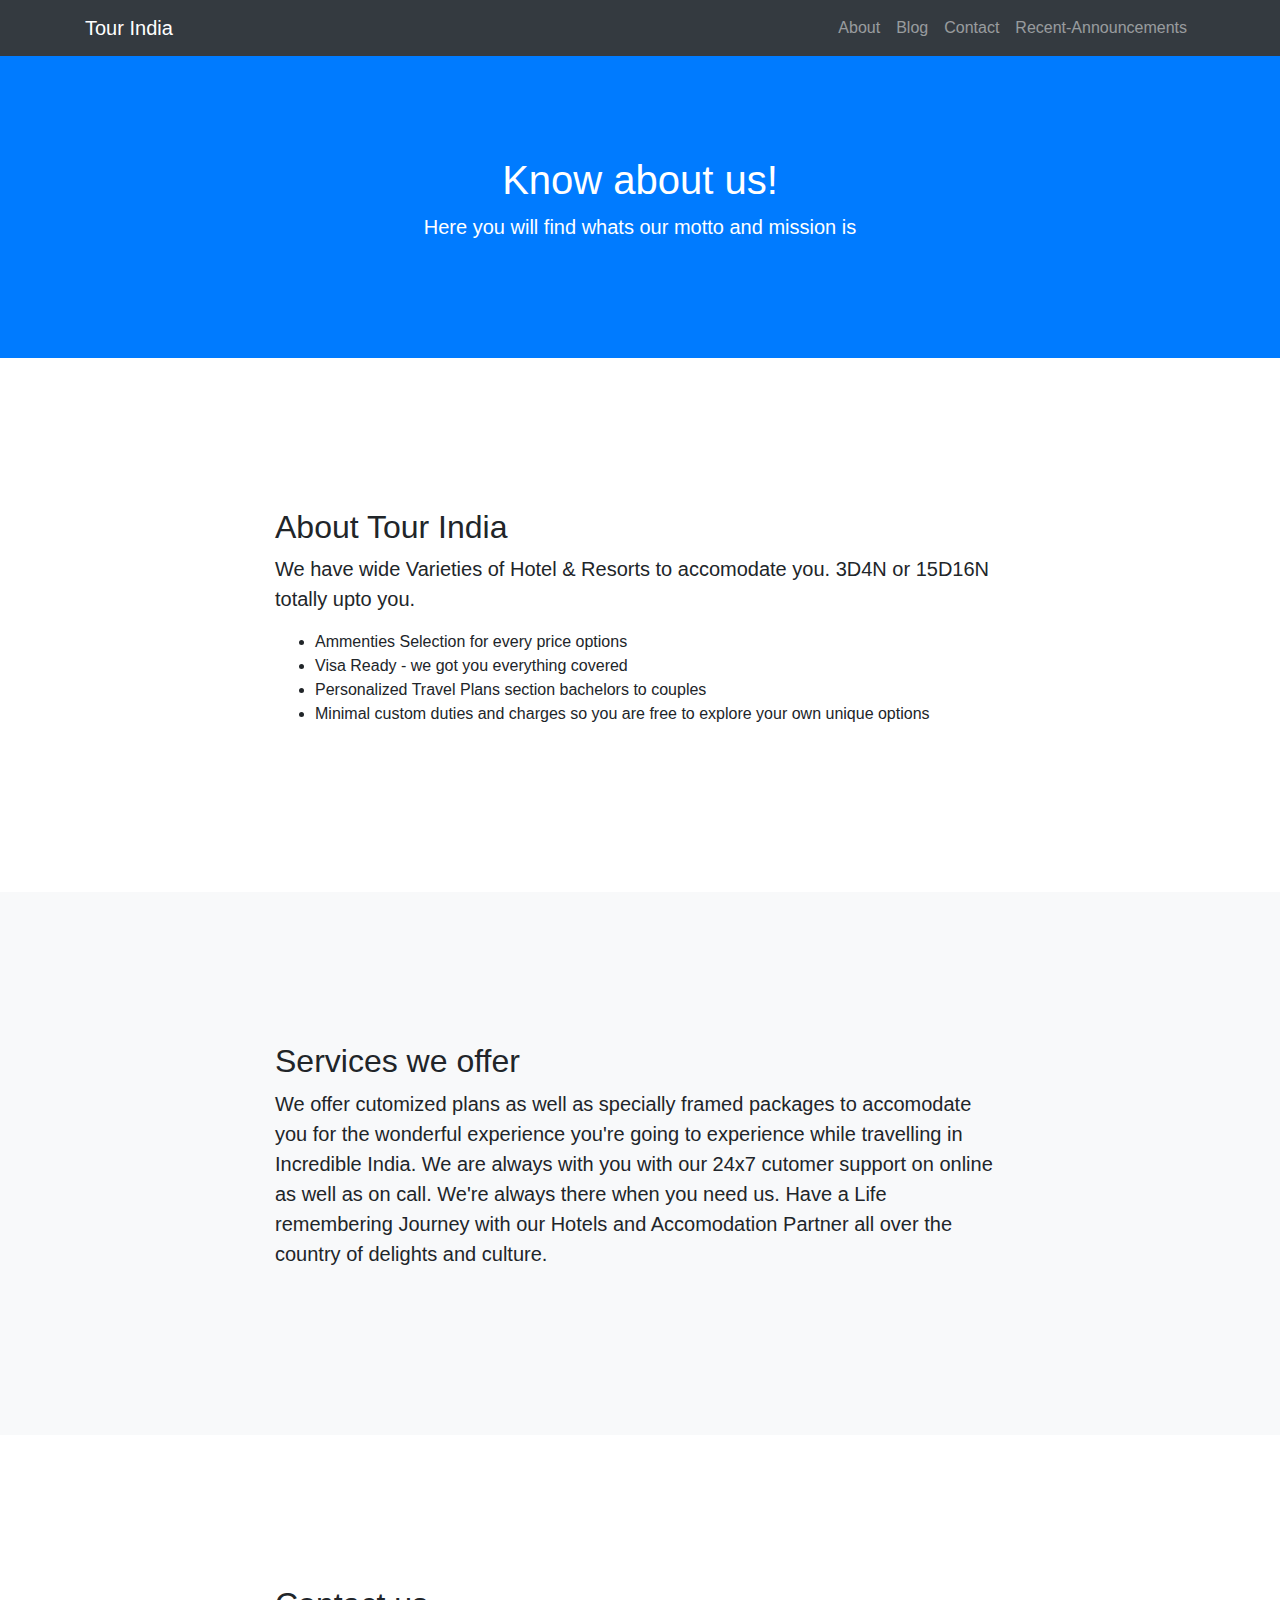
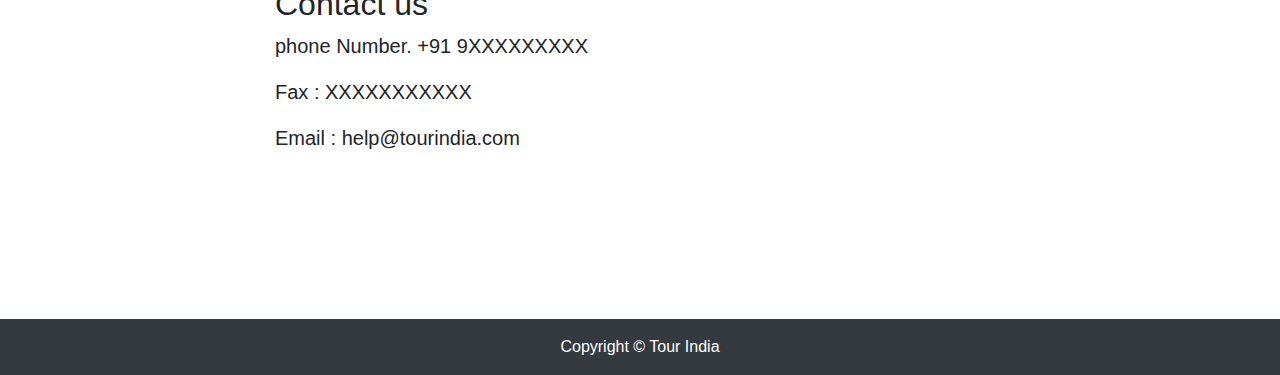
<file: Pages-inside/About.html>
<!DOCTYPE html>
<html lang="en">

<head>

  <meta charset="utf-8">
  <meta name="viewport" content="width=device-width, initial-scale=1, shrink-to-fit=no">
  <meta name="description" content="">
  <meta name="author" content="">

  <title>About Us - Tour India</title>

  <!-- Bootstrap core CSS -->
  <link href="./bootstrap/css/bootstrap.min.css" rel="stylesheet">

  <!-- Custom styles for this template -->
  <link href="css/scrolling-nav.css" rel="stylesheet">

</head>

<body id="page-top">

  <!-- Navigation -->
  <nav class="navbar navbar-expand-lg navbar-dark bg-dark fixed-top" id="mainNav">
    <div class="container">
      <a class="navbar-brand js-scroll-trigger" href="#page-top">Tour India</a>
      <button class="navbar-toggler navbar-toggler-right" type="button" data-toggle="collapse" data-target="#navbarResponsive" aria-controls="navbarResponsive" aria-expanded="false" aria-label="Toggle navigation">
        <span class="navbar-toggler-icon"></span>
      </button>
      <div class="collapse navbar-collapse " id="navbarResponsive">
        <ul class="navbar-nav ml-auto">
          <li class="nav-item">
            <a class="nav-link js-scroll-trigger" href="#about">About</a>
          </li>
          <li class="nav-item">
            <a class="nav-link js-scroll-trigger" href="blog.html">Blog</a>
          </li>
          <li class="nav-item">
            <a class="nav-link js-scroll-trigger" href="#contact">Contact</a>
          </li>
            <li class="nav-item">
            <a class="nav-link js-scroll-trigger" href="Recent-Announcement.html" target="_blank">Recent-Announcements</a>
          </li>
        </ul>
      </div>
    </div>
  </nav>

  <header class="bg-primary text-white">
    <div class="container text-center">
      <h1>Know about us!</h1>
      <p class="lead">Here you will find whats our motto and mission is</p>
    </div>
  </header>

  <section id="about">
    <div class="container">
      <div class="row">
        <div class="col-lg-8 mx-auto">
          <h2>About Tour India</h2>
          <p class="lead">We have wide Varieties of Hotel & Resorts to accomodate you. 3D4N or 15D16N totally upto you.</p>
          <ul>
            <li>Ammenties Selection for every price options</li>
            <li>Visa Ready - we got you everything covered</li>
            <li>Personalized Travel Plans section bachelors to couples</li>
            <li>Minimal custom duties and charges so you are free to explore your own unique options</li>
          </ul>
        </div>
      </div>
    </div>
  </section>

  <section id="services" class="bg-light">
    <div class="container">
      <div class="row">
        <div class="col-lg-8 mx-auto">
          <h2>Services we offer</h2>
          <p class="lead">We offer cutomized plans as well as specially framed packages to accomodate you for the wonderful experience you're going to experience while travelling in Incredible India. We are always with you with our 24x7 cutomer support on online as well as on call. We're always there when you need us. Have a Life remembering Journey with our Hotels and Accomodation Partner all over the country of delights and culture.</p>
        </div>
      </div>
    </div>
  </section>

  <section id="contact">
    <div class="container">
      <div class="row">
        <div class="col-lg-8 mx-auto">
          <h2>Contact us</h2>
            <p class="lead">phone Number. +91 9XXXXXXXXX</p>
            <p class="lead">Fax : XXXXXXXXXXX</p>
            <p class="lead">Email : help@tourindia.com</p>
        </div>
      </div>
    </div>
  </section>

  <!-- Footer -->
  <footer class="py-3 bg-dark">
    <div class="container">
      <p class="m-0 text-center text-white">Copyright &copy; Tour India</p>
    </div>
  </footer>



</body>

</html>
</file>
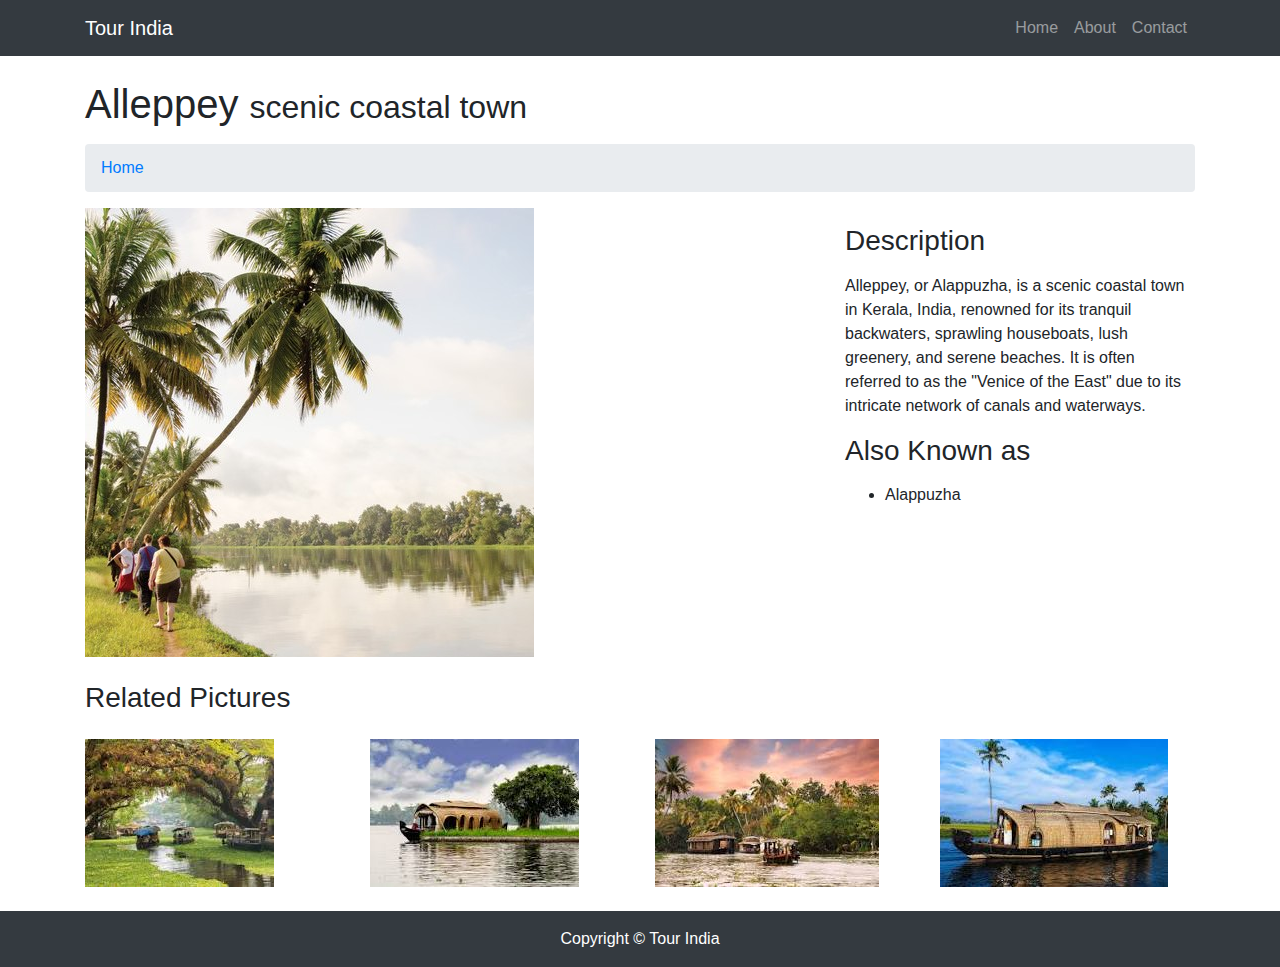
<file: Pages-inside/Alleppey-info.html>
<!DOCTYPE html>
<html lang="en">

<head>

  <meta charset="utf-8">
  <meta name="viewport" content="width=device-width, initial-scale=1, shrink-to-fit=no">
  <meta name="description" content="">
  <meta name="author" content="">

  <title>Tour India</title>

  <!-- Bootstrap core CSS -->
  <link href="vendor/bootstrap/css/bootstrap.min.css" rel="stylesheet">

  <!-- Custom styles for this template -->
  <link href="css/goldentemple.css" rel="stylesheet">

</head>

<body>

  <!-- Navigation -->
  <nav class="navbar fixed-top navbar-expand-lg navbar-dark bg-dark fixed-top">
    <div class="container">
      <a class="navbar-brand" href="index.html">Tour India</a>
      <button class="navbar-toggler navbar-toggler-right" type="button" data-toggle="collapse" data-target="#navbarResponsive" aria-controls="navbarResponsive" aria-expanded="false" aria-label="Toggle navigation">
        <span class="navbar-toggler-icon"></span>
      </button>
      <div class="collapse navbar-collapse" id="navbarResponsive">
        <ul class="navbar-nav ml-auto">
          <li class="nav-item">
            <a class="nav-link" href="about.html">Home</a>
          </li>
          <li class="nav-item">
            <a class="nav-link" href="about.html">About</a>
          </li>
          <li class="nav-item">
            <a class="nav-link" href="contact.html">Contact</a>
          </li>
        </ul>
      </div>
    </div>
  </nav>

  <!-- Page Content -->
  <div class="container">

    <!-- Page Heading/Breadcrumbs -->
    <h1 class="mt-4 mb-3">Alleppey
      <small>scenic coastal town</small>
    </h1>

    <ol class="breadcrumb">
      <li class="breadcrumb-item">
        <a href="index.html">Home</a>
      </li>
    </ol>

    <!-- Portfolio Item Row -->
    <div class="row">

      <div class="col-md-8">
        <img class="img-fluid" src="./img/p12.jpg" alt="">
      </div>

      <div class="col-md-4">
        <h3 class="my-3">Description</h3>
        <p>Alleppey, or Alappuzha, is a scenic coastal town in Kerala, India, renowned for its tranquil backwaters, sprawling houseboats, lush greenery, and serene beaches. It is often referred to as the "Venice of the East" due to its intricate network of canals and waterways.</p>
        <h3 class="my-3">Also Known as</h3>
        <ul>
          <li>Alappuzha</li>
        </ul>
      </div>

    </div>
    <!-- /.row -->

    <!-- Related Projects Row -->
    <h3 class="my-4">Related Pictures</h3>

    <div class="row">

      <div class="col-md-3 col-sm-6 mb-4">
        <a href="#">
          <img class="img-fluid" src="./img/alleppey 1.jpg" alt="">
        </a>
      </div>

      <div class="col-md-3 col-sm-6 mb-4">
        <a href="#">
          <img class="img-fluid" src="./img/alleppey 2.jpg" alt="">
        </a>
      </div>

      <div class="col-md-3 col-sm-6 mb-4">
        <a href="#">
          <img class="img-fluid" src="./img/alleppey 4.jpg" alt="">
        </a>
      </div>

      <div class="col-md-3 col-sm-6 mb-4">
        <a href="#">
          <img class="img-fluid" src="./img/alleppey e.jpg" alt="">
        </a>
      </div>

    </div>
    <!-- /.row -->

  </div>
  <!-- /.container -->

  <!-- Footer -->
  <footer class="py-3 bg-dark">
    <div class="container">
      <p class="m-0 text-center text-white">Copyright &copy; Tour India</p>
    </div>
    <!-- /.container -->
  </footer>

  <!-- Bootstrap core JavaScript -->
  <script src="vendor/jquery/jquery.min.js"></script>
  <script src="vendor/bootstrap/js/bootstrap.bundle.min.js"></script>

</body>

</html>
</file>
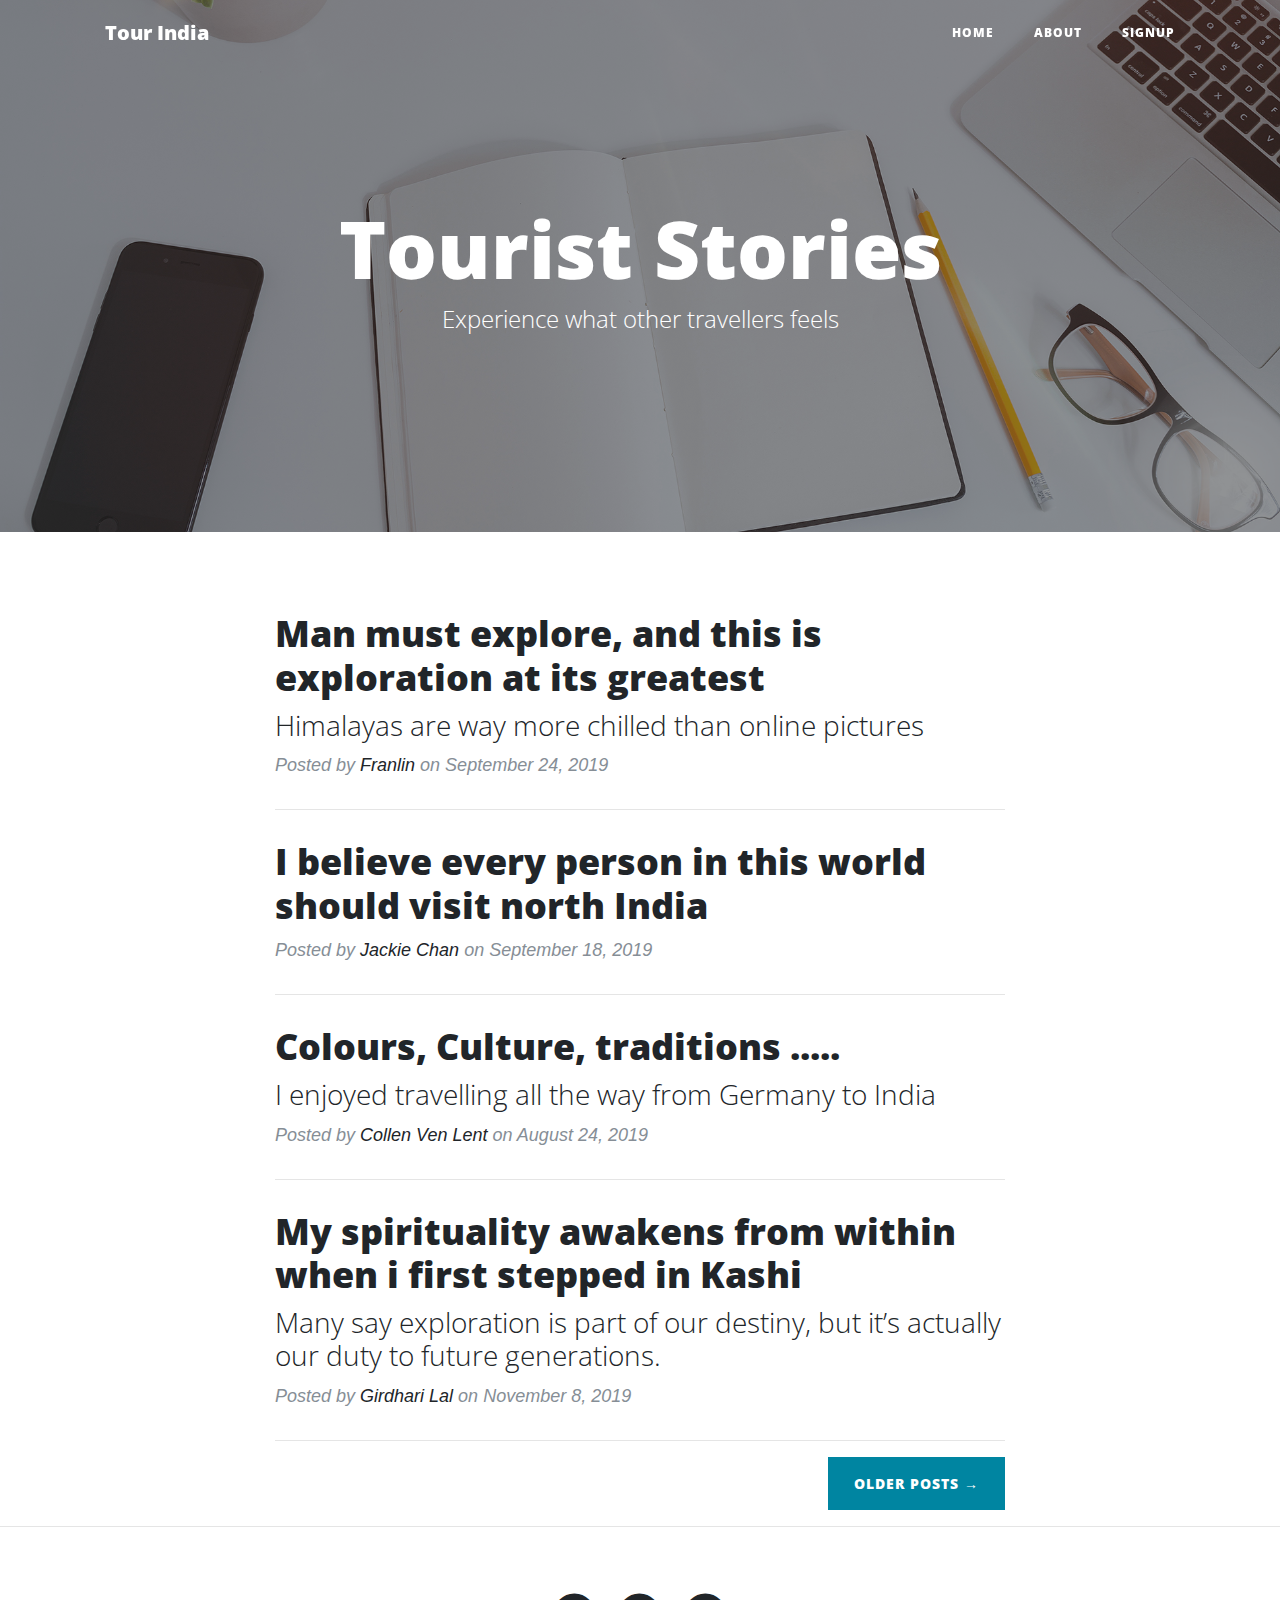
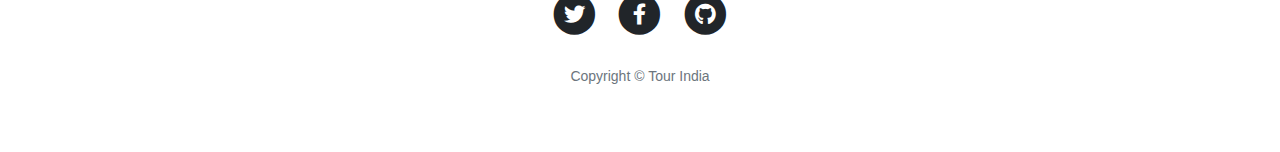
<file: Pages-inside/blog.html>
<!DOCTYPE html>
<html lang="en">

<head>

  <meta charset="utf-8">
  <meta name="viewport" content="width=device-width, initial-scale=1, shrink-to-fit=no">
  <meta name="description" content="">
  <meta name="author" content="">

  <title>Tour India</title>

  <!-- Bootstrap core CSS -->
  <link href="vendor/bootstrap/css/bootstrap.min.css" rel="stylesheet">

  <!-- Custom fonts for this template -->
  <link href="vendor/fontawesome-free/css/all.min.css" rel="stylesheet" type="text/css">
  <link href='https://fonts.googleapis.com/css?family=Lora:400,700,400italic,700italic' rel='stylesheet' type='text/css'>
  <link href='https://fonts.googleapis.com/css?family=Open+Sans:300italic,400italic,600italic,700italic,800italic,400,300,600,700,800' rel='stylesheet' type='text/css'>

  <!-- Custom styles for this template -->
  <link href="css/clean-blog.min.css" rel="stylesheet">

</head>

<body>

  <!-- Navigation -->
  <nav class="navbar navbar-expand-lg navbar-light fixed-top" id="mainNav">
    <div class="container">
      <a class="navbar-brand" href="index.html">Tour India</a>
      <button class="navbar-toggler navbar-toggler-right" type="button" data-toggle="collapse" data-target="#navbarResponsive" aria-controls="navbarResponsive" aria-expanded="false" aria-label="Toggle navigation">
        Menu
        <i class="fas fa-bars"></i>
      </button>
      <div class="collapse navbar-collapse" id="navbarResponsive">
        <ul class="navbar-nav ml-auto">
          <li class="nav-item">
            <a class="nav-link" href="#">Home</a>
          </li>
          <li class="nav-item">
            <a class="nav-link" href="About.html">About</a>
          </li>
            <li class="nav-item">
            <a class="nav-link" href="SignUp.html">SignUp</a>
          </li>
        </ul>
      </div>
    </div>
  </nav>

  <!-- Page Header -->
  <header class="masthead" style="background-image: url('img/home-bg.jpg')">
    <div class="overlay"></div>
    <div class="container">
      <div class="row">
        <div class="col-lg-8 col-md-10 mx-auto">
          <div class="site-heading">
            <h1>Tourist Stories</h1>
            <span class="subheading">Experience what other travellers feels</span>
          </div>
        </div>
      </div>
    </div>
  </header>

  <!-- Main Content -->
  <div class="container">
    <div class="row">
      <div class="col-lg-8 col-md-10 mx-auto">
        <div class="post-preview">
          <a href="#">
            <h2 class="post-title">
              Man must explore, and this is exploration at its greatest
            </h2>
            <h3 class="post-subtitle">
              Himalayas are way more chilled than online pictures
            </h3>
          </a>
          <p class="post-meta">Posted by
            <a href="#">Franlin</a>
            on September 24, 2019</p>
        </div>
        <hr>
        <div class="post-preview">
          <a href="#">
            <h2 class="post-title">
              I believe every person in this world should visit north India
            </h2>
          </a>
          <p class="post-meta">Posted by
            <a href="#">Jackie Chan</a>
            on September 18, 2019</p>
        </div>
        <hr>
        <div class="post-preview">
          <a href="#">
            <h2 class="post-title">
              Colours, Culture, traditions .....
            </h2>
            <h3 class="post-subtitle">
              I enjoyed travelling all the way from Germany to India
            </h3>
          </a>
          <p class="post-meta">Posted by
            <a href="#">Collen Ven Lent</a>
            on August 24, 2019</p>
        </div>
        <hr>
        <div class="post-preview">
          <a href="#">
            <h2 class="post-title">
              My spirituality awakens from within when i first stepped in Kashi
            </h2>
            <h3 class="post-subtitle">
              Many say exploration is part of our destiny, but it’s actually our duty to future generations.
            </h3>
          </a>
          <p class="post-meta">Posted by
            <a href="#">Girdhari Lal</a>
            on November 8, 2019</p>
        </div>
        <hr>
        <!-- Pager -->
        <div class="clearfix">
          <a class="btn btn-primary float-right" href="#">Older Posts &rarr;</a>
        </div>
      </div>
    </div>
  </div>

  <hr>

  <!-- Footer -->
  <footer>
    <div class="container">
      <div class="row">
        <div class="col-lg-8 col-md-10 mx-auto">
          <ul class="list-inline text-center">
            <li class="list-inline-item">
              <a href="#">
                <span class="fa-stack fa-lg">
                  <i class="fas fa-circle fa-stack-2x"></i>
                  <i class="fab fa-twitter fa-stack-1x fa-inverse"></i>
                </span>
              </a>
            </li>
            <li class="list-inline-item">
              <a href="#">
                <span class="fa-stack fa-lg">
                  <i class="fas fa-circle fa-stack-2x"></i>
                  <i class="fab fa-facebook-f fa-stack-1x fa-inverse"></i>
                </span>
              </a>
            </li>
            <li class="list-inline-item">
              <a href="#">
                <span class="fa-stack fa-lg">
                  <i class="fas fa-circle fa-stack-2x"></i>
                  <i class="fab fa-github fa-stack-1x fa-inverse"></i>
                </span>
              </a>
            </li>
          </ul>
          <p class="copyright text-muted">Copyright &copy; Tour India</p>
        </div>
      </div>
    </div>
  </footer>

  <!-- Bootstrap core JavaScript -->
  <script src="vendor/jquery/jquery.min.js"></script>
  <script src="vendor/bootstrap/js/bootstrap.bundle.min.js"></script>

  <!-- Custom scripts for this template -->
  <script src="js/clean-blog.min.js"></script>

</body>

</html>
</file>
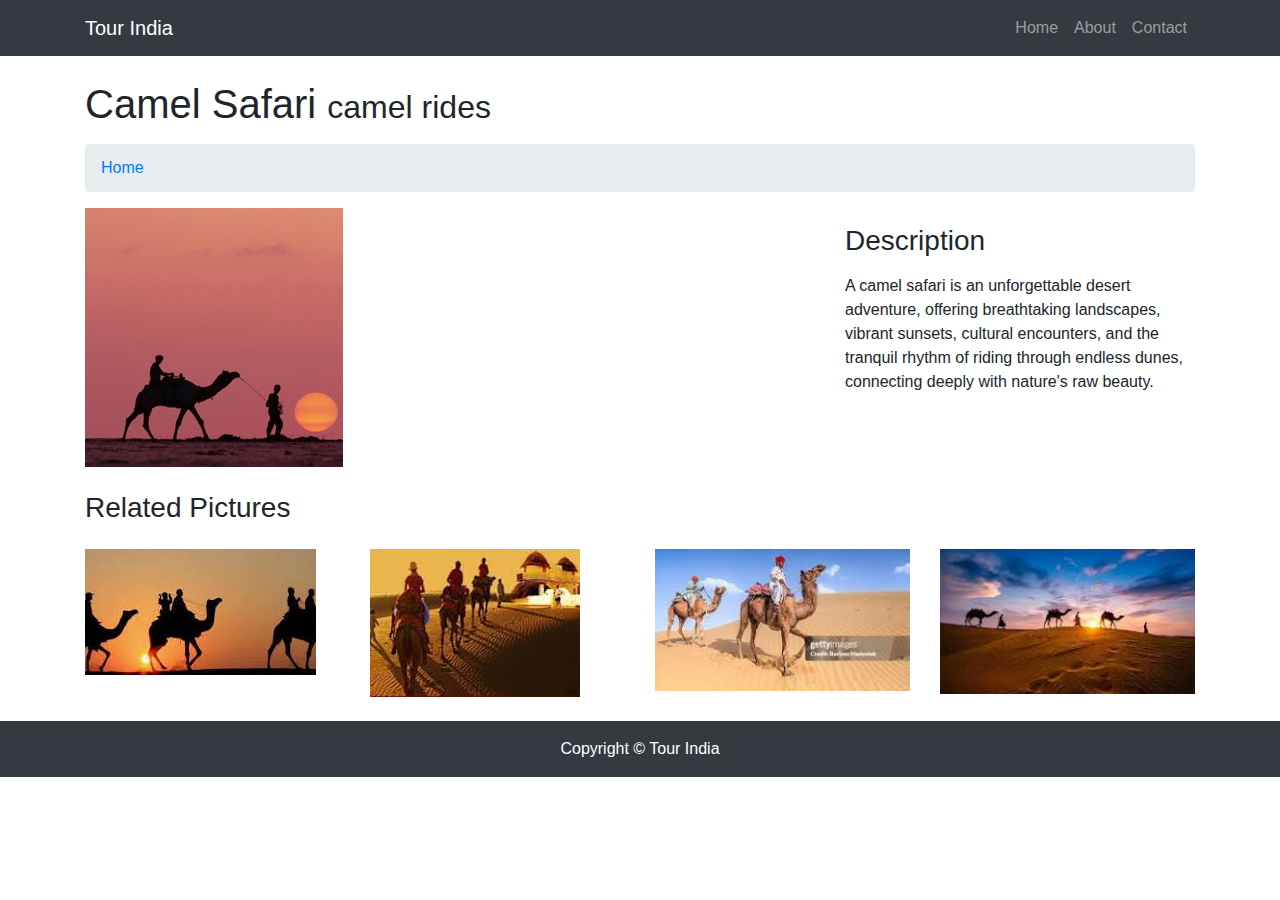
<file: Pages-inside/camelSafari-info.html>
<!DOCTYPE html>
<html lang="en">

<head>

  <meta charset="utf-8">
  <meta name="viewport" content="width=device-width, initial-scale=1, shrink-to-fit=no">
  <meta name="description" content="">
  <meta name="author" content="">

  <title>Tour India</title>

  <!-- Bootstrap core CSS -->
  <link href="vendor/bootstrap/css/bootstrap.min.css" rel="stylesheet">

  <!-- Custom styles for this template -->
  <link href="css/goldentemple.css" rel="stylesheet">

</head>

<body>

  <!-- Navigation -->
  <nav class="navbar fixed-top navbar-expand-lg navbar-dark bg-dark fixed-top">
    <div class="container">
      <a class="navbar-brand" href="index.html">Tour India</a>
      <button class="navbar-toggler navbar-toggler-right" type="button" data-toggle="collapse" data-target="#navbarResponsive" aria-controls="navbarResponsive" aria-expanded="false" aria-label="Toggle navigation">
        <span class="navbar-toggler-icon"></span>
      </button>
      <div class="collapse navbar-collapse" id="navbarResponsive">
        <ul class="navbar-nav ml-auto">
          <li class="nav-item">
            <a class="nav-link" href="about.html">Home</a>
          </li>
          <li class="nav-item">
            <a class="nav-link" href="about.html">About</a>
          </li>
          <li class="nav-item">
            <a class="nav-link" href="contact.html">Contact</a>
          </li>
        </ul>
      </div>
    </div>
  </nav>

  <!-- Page Content -->
  <div class="container">

    <!-- Page Heading/Breadcrumbs -->
    <h1 class="mt-4 mb-3">Camel Safari
      <small>camel rides</small>
    </h1>

    <ol class="breadcrumb">
      <li class="breadcrumb-item">
        <a href="index.html">Home</a>
      </li>
    </ol>

    <!-- Portfolio Item Row -->
    <div class="row">

      <div class="col-md-8">
        <img class="img-fluid" src="./img/p5.jpg" alt="">
      </div>

      <div class="col-md-4">
        <h3 class="my-3">Description</h3>
        <p>A camel safari is an unforgettable desert adventure, offering breathtaking landscapes, vibrant sunsets, cultural encounters, and the tranquil rhythm of riding through endless dunes, connecting deeply with nature's raw beauty.</p>
      </div>

    </div>
    <!-- /.row -->

    <!-- Related Projects Row -->
    <h3 class="my-4">Related Pictures</h3>

    <div class="row">

      <div class="col-md-3 col-sm-6 mb-4">
        <a href="#">
          <img class="img-fluid" src="./img/camel 2.jpg" alt="">
        </a>
      </div>

      <div class="col-md-3 col-sm-6 mb-4">
        <a href="#">
          <img class="img-fluid" src="./img/camel 3.jpg" alt="">
        </a>
      </div>

      <div class="col-md-3 col-sm-6 mb-4">
        <a href="#">
          <img class="img-fluid" src="./img/camel 4.jpg" alt="">
        </a>
      </div>

      <div class="col-md-3 col-sm-6 mb-4">
        <a href="#">
          <img class="img-fluid" src="./img/camel1.jpg" alt="">
        </a>
      </div>

    </div>
    <!-- /.row -->

  </div>
  <!-- /.container -->

  <!-- Footer -->
  <footer class="py-3 bg-dark">
    <div class="container">
      <p class="m-0 text-center text-white">Copyright &copy; Tour India</p>
    </div>
    <!-- /.container -->
  </footer>

  <!-- Bootstrap core JavaScript -->
  <script src="vendor/jquery/jquery.min.js"></script>
  <script src="vendor/bootstrap/js/bootstrap.bundle.min.js"></script>

</body>

</html>
</file>
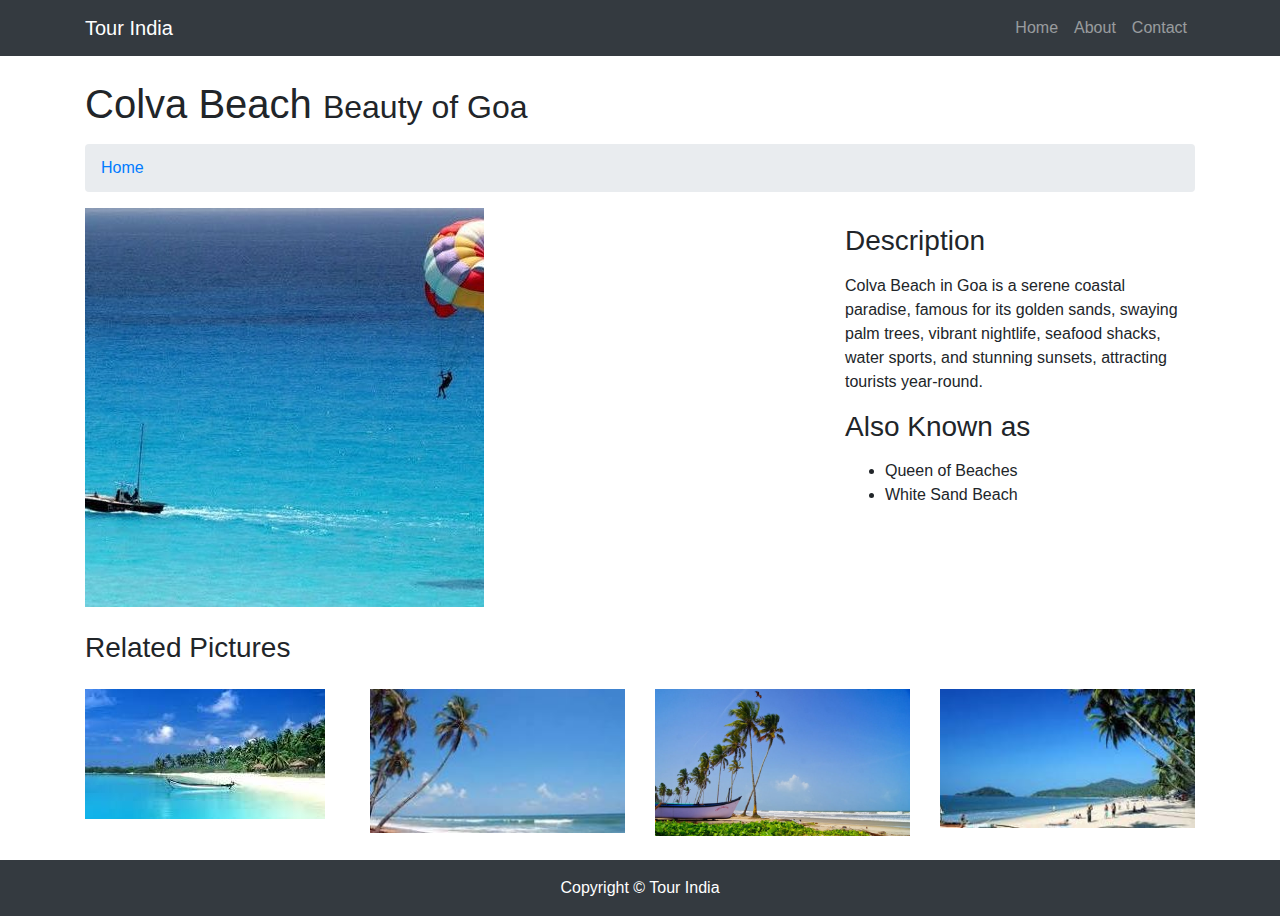
<file: Pages-inside/ColvaBeach-info.html>
<!DOCTYPE html>
<html lang="en">

<head>

  <meta charset="utf-8">
  <meta name="viewport" content="width=device-width, initial-scale=1, shrink-to-fit=no">
  <meta name="description" content="">
  <meta name="author" content="">

  <title>Tour India</title>

  <!-- Bootstrap core CSS -->
  <link href="vendor/bootstrap/css/bootstrap.min.css" rel="stylesheet">

  <!-- Custom styles for this template -->
  <link href="css/goldentemple.css" rel="stylesheet">

</head>

<body>

  <!-- Navigation -->
  <nav class="navbar fixed-top navbar-expand-lg navbar-dark bg-dark fixed-top">
    <div class="container">
      <a class="navbar-brand" href="index.html">Tour India</a>
      <button class="navbar-toggler navbar-toggler-right" type="button" data-toggle="collapse" data-target="#navbarResponsive" aria-controls="navbarResponsive" aria-expanded="false" aria-label="Toggle navigation">
        <span class="navbar-toggler-icon"></span>
      </button>
      <div class="collapse navbar-collapse" id="navbarResponsive">
        <ul class="navbar-nav ml-auto">
          <li class="nav-item">
            <a class="nav-link" href="about.html">Home</a>
          </li>
          <li class="nav-item">
            <a class="nav-link" href="about.html">About</a>
          </li>
          <li class="nav-item">
            <a class="nav-link" href="contact.html">Contact</a>
          </li>
        </ul>
      </div>
    </div>
  </nav>

  <!-- Page Content -->
  <div class="container">

    <!-- Page Heading/Breadcrumbs -->
    <h1 class="mt-4 mb-3">Colva Beach
      <small>Beauty of Goa</small>
    </h1>

    <ol class="breadcrumb">
      <li class="breadcrumb-item">
        <a href="index.html">Home</a>
      </li>
    </ol>

    <!-- Portfolio Item Row -->
    <div class="row">

      <div class="col-md-8">
        <img class="img-fluid" src="./img/p11.jpg" alt="">
      </div>

      <div class="col-md-4">
        <h3 class="my-3">Description</h3>
        <p>Colva Beach in Goa is a serene coastal paradise, famous for its golden sands, swaying palm trees, vibrant nightlife, seafood shacks, water sports, and stunning sunsets, attracting tourists year-round. </p>
        <h3 class="my-3">Also Known as</h3>
        <ul>
          <li>Queen of Beaches</li>
          <li>White Sand Beach</li>
        </ul>
      </div>

    </div>
    <!-- /.row -->

    <!-- Related Projects Row -->
    <h3 class="my-4">Related Pictures</h3>

    <div class="row">

      <div class="col-md-3 col-sm-6 mb-4">
        <a href="#">
          <img class="img-fluid" src="./img/Colva Beach 1.jpg" alt="">
        </a>
      </div>

      <div class="col-md-3 col-sm-6 mb-4">
        <a href="#">
          <img class="img-fluid" src="./img/Colva Beach 2.jpg" alt="">
        </a>
      </div>

      <div class="col-md-3 col-sm-6 mb-4">
        <a href="#">
          <img class="img-fluid" src="./img/colva-beach-3.jpg" alt="">
        </a>
      </div>

      <div class="col-md-3 col-sm-6 mb-4">
        <a href="#">
          <img class="img-fluid" src="./img/Colva Beach 4.jpg" alt="">
        </a>
      </div>

    </div>
    <!-- /.row -->

  </div>
  <!-- /.container -->

  <!-- Footer -->
  <footer class="py-3 bg-dark">
    <div class="container">
      <p class="m-0 text-center text-white">Copyright &copy; Tour India</p>
    </div>
    <!-- /.container -->
  </footer>

  <!-- Bootstrap core JavaScript -->
  <script src="vendor/jquery/jquery.min.js"></script>
  <script src="vendor/bootstrap/js/bootstrap.bundle.min.js"></script>

</body>

</html>
</file>
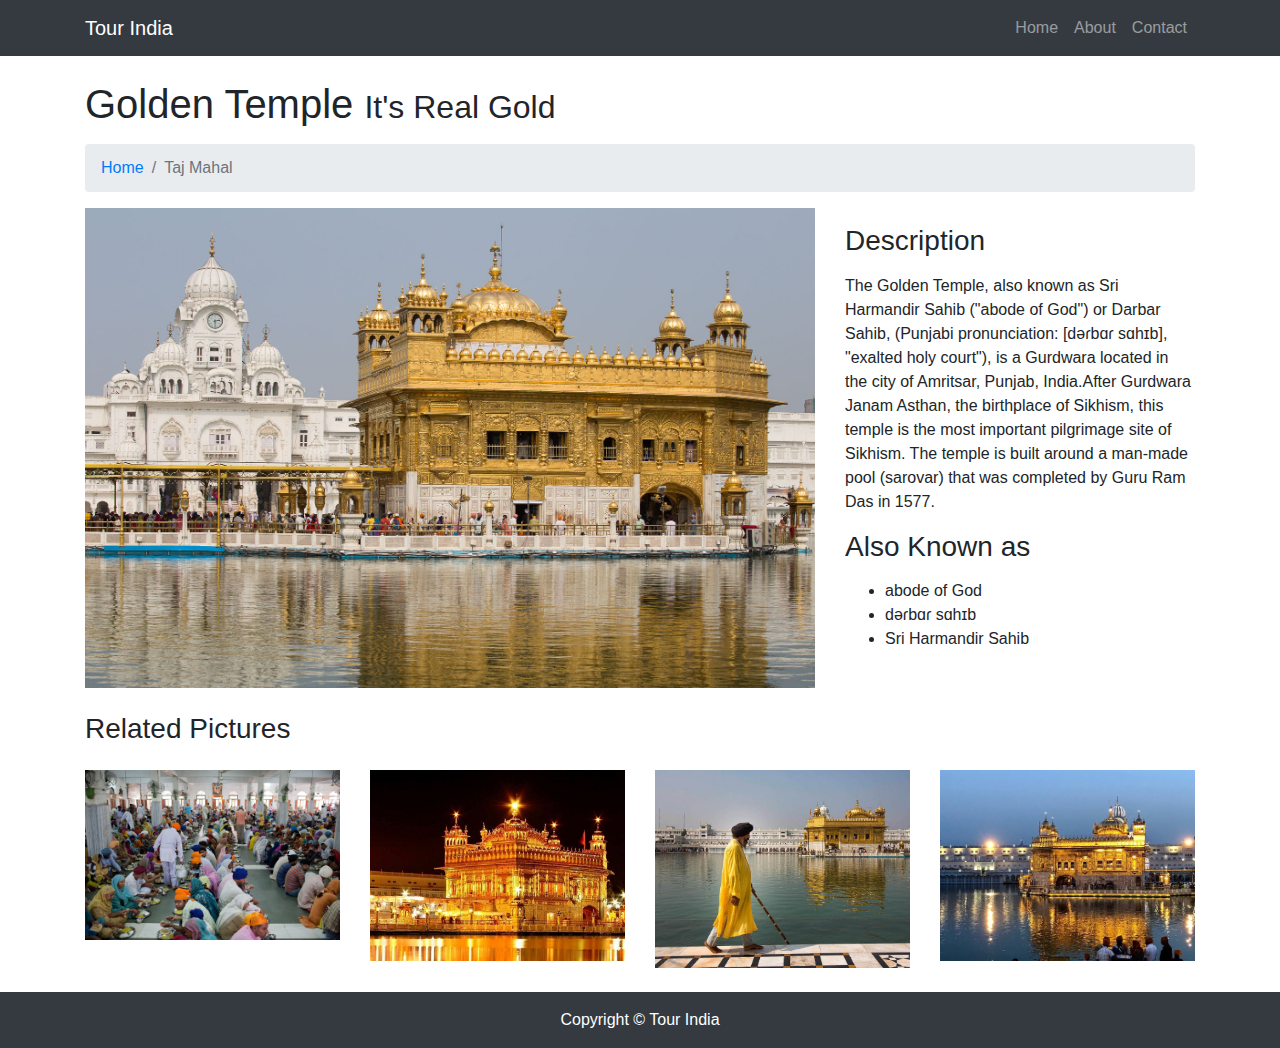
<file: Pages-inside/GoldenTemple-Info.html>
<!DOCTYPE html>
<html lang="en">

<head>

  <meta charset="utf-8">
  <meta name="viewport" content="width=device-width, initial-scale=1, shrink-to-fit=no">
  <meta name="description" content="">
  <meta name="author" content="">

  <title>Tour India</title>

  <!-- Bootstrap core CSS -->
  <link href="vendor/bootstrap/css/bootstrap.min.css" rel="stylesheet">

  <!-- Custom styles for this template -->
  <link href="css/goldentemple.css" rel="stylesheet">

</head>

<body>

  <!-- Navigation -->
  <nav class="navbar fixed-top navbar-expand-lg navbar-dark bg-dark fixed-top">
    <div class="container">
      <a class="navbar-brand" href="index.html">Tour India</a>
      <button class="navbar-toggler navbar-toggler-right" type="button" data-toggle="collapse" data-target="#navbarResponsive" aria-controls="navbarResponsive" aria-expanded="false" aria-label="Toggle navigation">
        <span class="navbar-toggler-icon"></span>
      </button>
      <div class="collapse navbar-collapse" id="navbarResponsive">
        <ul class="navbar-nav ml-auto">
          <li class="nav-item">
            <a class="nav-link" href="about.html">Home</a>
          </li>
          <li class="nav-item">
            <a class="nav-link" href="about.html">About</a>
          </li>
          <li class="nav-item">
            <a class="nav-link" href="contact.html">Contact</a>
          </li>
        </ul>
      </div>
    </div>
  </nav>

  <!-- Page Content -->
  <div class="container">

    <!-- Page Heading/Breadcrumbs -->
    <h1 class="mt-4 mb-3">Golden Temple
      <small>It's Real Gold</small>
    </h1>

    <ol class="breadcrumb">
      <li class="breadcrumb-item">
        <a href="index.html">Home</a>
      </li>
      <li class="breadcrumb-item active">Taj Mahal</li>
    </ol>

    <!-- Portfolio Item Row -->
    <div class="row">

      <div class="col-md-8">
        <img class="img-fluid" src="./img/Harmandir-Sahib-Amritsar-India-Punjab.jpg" alt="">
      </div>

      <div class="col-md-4">
        <h3 class="my-3">Description</h3>
        <p>The Golden Temple, also known as Sri Harmandir Sahib ("abode of God") or Darbar Sahib, (Punjabi pronunciation: [dəɾbɑɾ sɑhɪb], "exalted holy court"), is a Gurdwara located in the city of Amritsar, Punjab, India.After Gurdwara Janam Asthan, the birthplace of Sikhism, this temple is the most important pilgrimage site of Sikhism.

The temple is built around a man-made pool (sarovar) that was completed by Guru Ram Das in 1577. </p>
        <h3 class="my-3">Also Known as</h3>
        <ul>
          <li>abode of God</li>
          <li>dəɾbɑɾ sɑhɪb</li>
          <li>Sri Harmandir Sahib</li>
        </ul>
      </div>

    </div>
    <!-- /.row -->

    <!-- Related Projects Row -->
    <h3 class="my-4">Related Pictures</h3>

    <div class="row">

      <div class="col-md-3 col-sm-6 mb-4">
        <a href="#">
          <img class="img-fluid" src="./img/The-Golden-Temple-India8.jpg" alt="">
        </a>
      </div>

      <div class="col-md-3 col-sm-6 mb-4">
        <a href="#">
          <img class="img-fluid" src="./img/597529822Amritsar_Main.jpg" alt="">
        </a>
      </div>

      <div class="col-md-3 col-sm-6 mb-4">
        <a href="#">
          <img class="img-fluid" src="./img/imb-photos-warrior-medium.jpg" alt="">
        </a>
      </div>

      <div class="col-md-3 col-sm-6 mb-4">
        <a href="#">
          <img class="img-fluid" src="./img/photo1.jpg" alt="">
        </a>
      </div>

    </div>
    <!-- /.row -->

  </div>
  <!-- /.container -->

  <!-- Footer -->
  <footer class="py-3 bg-dark">
    <div class="container">
      <p class="m-0 text-center text-white">Copyright &copy; Tour India</p>
    </div>
    <!-- /.container -->
  </footer>

  <!-- Bootstrap core JavaScript -->
  <script src="vendor/jquery/jquery.min.js"></script>
  <script src="vendor/bootstrap/js/bootstrap.bundle.min.js"></script>

</body>

</html>
</file>
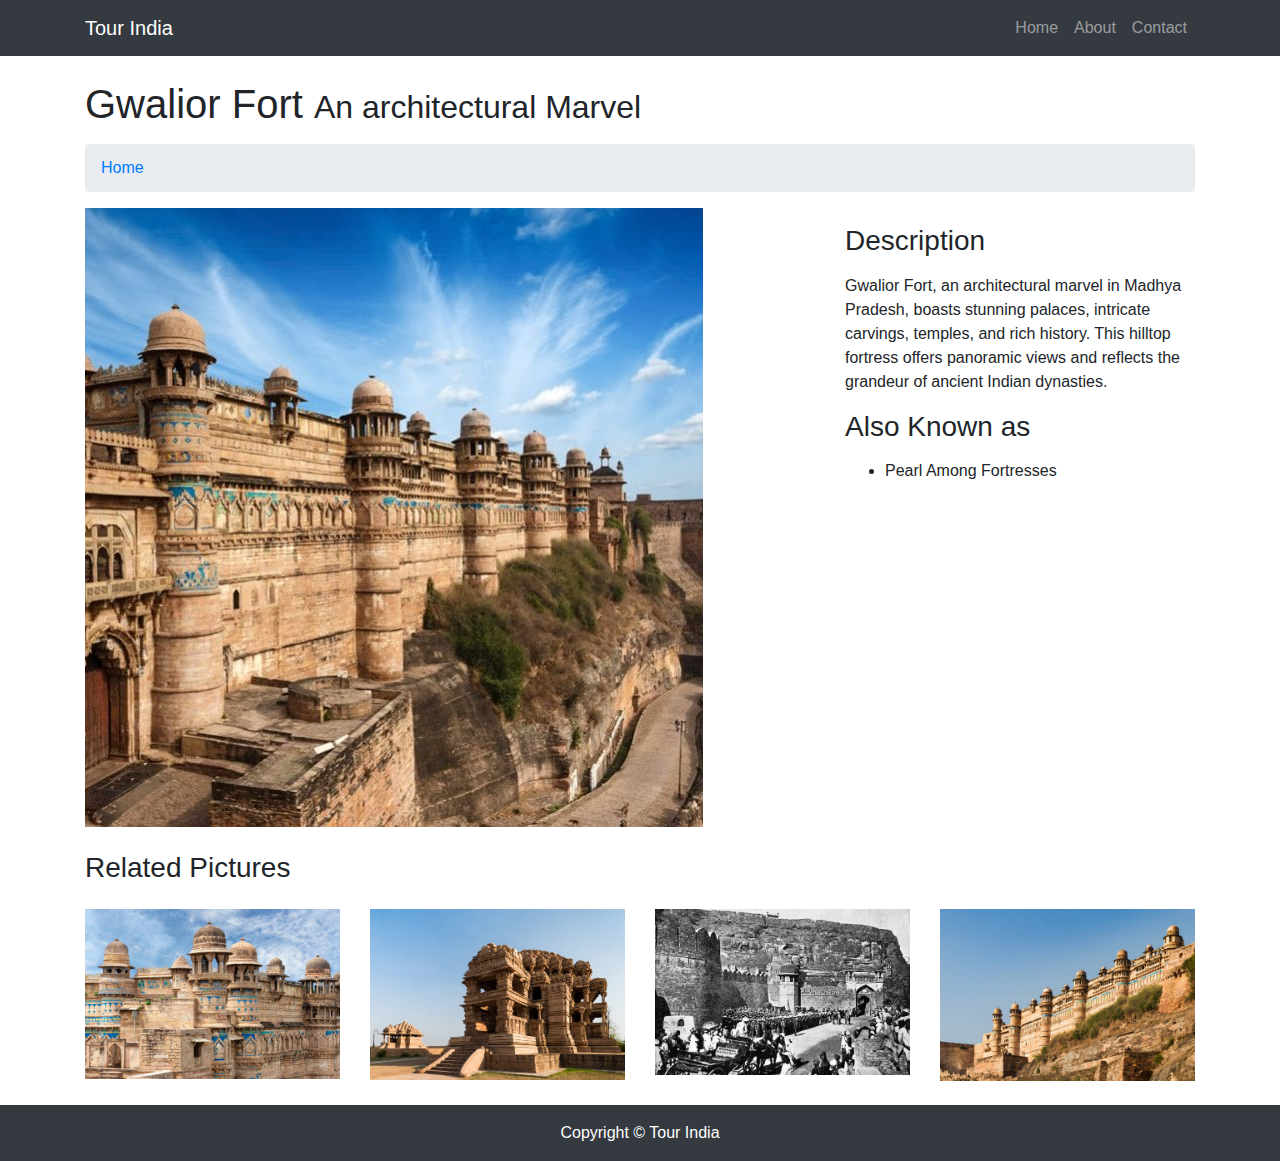
<file: Pages-inside/gwaliorFort-info.html>
<!DOCTYPE html>
<html lang="en">

<head>

  <meta charset="utf-8">
  <meta name="viewport" content="width=device-width, initial-scale=1, shrink-to-fit=no">
  <meta name="description" content="">
  <meta name="author" content="">

  <title>Tour India</title>

  <!-- Bootstrap core CSS -->
  <link href="vendor/bootstrap/css/bootstrap.min.css" rel="stylesheet">

  <!-- Custom styles for this template -->
  <link href="css/goldentemple.css" rel="stylesheet">

</head>

<body>

  <!-- Navigation -->
  <nav class="navbar fixed-top navbar-expand-lg navbar-dark bg-dark fixed-top">
    <div class="container">
      <a class="navbar-brand" href="index.html">Tour India</a>
      <button class="navbar-toggler navbar-toggler-right" type="button" data-toggle="collapse" data-target="#navbarResponsive" aria-controls="navbarResponsive" aria-expanded="false" aria-label="Toggle navigation">
        <span class="navbar-toggler-icon"></span>
      </button>
      <div class="collapse navbar-collapse" id="navbarResponsive">
        <ul class="navbar-nav ml-auto">
          <li class="nav-item">
            <a class="nav-link" href="about.html">Home</a>
          </li>
          <li class="nav-item">
            <a class="nav-link" href="about.html">About</a>
          </li>
          <li class="nav-item">
            <a class="nav-link" href="contact.html">Contact</a>
          </li>
        </ul>
      </div>
    </div>
  </nav>

  <!-- Page Content -->
  <div class="container">

    <!-- Page Heading/Breadcrumbs -->
    <h1 class="mt-4 mb-3">Gwalior Fort
      <small>An architectural Marvel</small>
    </h1>

    <ol class="breadcrumb">
      <li class="breadcrumb-item">
        <a href="index.html">Home</a>
      </li>
    </ol>

    <!-- Portfolio Item Row -->
    <div class="row">

      <div class="col-md-8">
        <img class="img-fluid" src="./img/p2.jpg" alt="">
      </div>

      <div class="col-md-4">
        <h3 class="my-3">Description</h3>
        <p>Gwalior Fort, an architectural marvel in Madhya Pradesh, boasts stunning palaces, intricate carvings, temples, and rich history. This hilltop fortress offers panoramic views and reflects the grandeur of ancient Indian dynasties.</p>
        <h3 class="my-3">Also Known as</h3>
        <ul>
          <li>Pearl Among Fortresses</li>
        </ul>
      </div>

    </div>
    <!-- /.row -->

    <!-- Related Projects Row -->
    <h3 class="my-4">Related Pictures</h3>

    <div class="row">

      <div class="col-md-3 col-sm-6 mb-4">
        <a href="#">
          <img class="img-fluid" src="./img/gwalior fort 1.jpg" alt="">
        </a>
      </div>

      <div class="col-md-3 col-sm-6 mb-4">
        <a href="#">
          <img class="img-fluid" src="./img/gwalior fort 2.jpg" alt="">
        </a>
      </div>

      <div class="col-md-3 col-sm-6 mb-4">
        <a href="#">
          <img class="img-fluid" src="./img/gwalior fort 3.jpg" alt="">
        </a>
      </div>

      <div class="col-md-3 col-sm-6 mb-4">
        <a href="#">
          <img class="img-fluid" src="./img/gwalior fort 4.jpg" alt="">
        </a>
      </div>

    </div>
    <!-- /.row -->

  </div>
  <!-- /.container -->

  <!-- Footer -->
  <footer class="py-3 bg-dark">
    <div class="container">
      <p class="m-0 text-center text-white">Copyright &copy; Tour India</p>
    </div>
    <!-- /.container -->
  </footer>

  <!-- Bootstrap core JavaScript -->
  <script src="vendor/jquery/jquery.min.js"></script>
  <script src="vendor/bootstrap/js/bootstrap.bundle.min.js"></script>

</body>

</html>
</file>
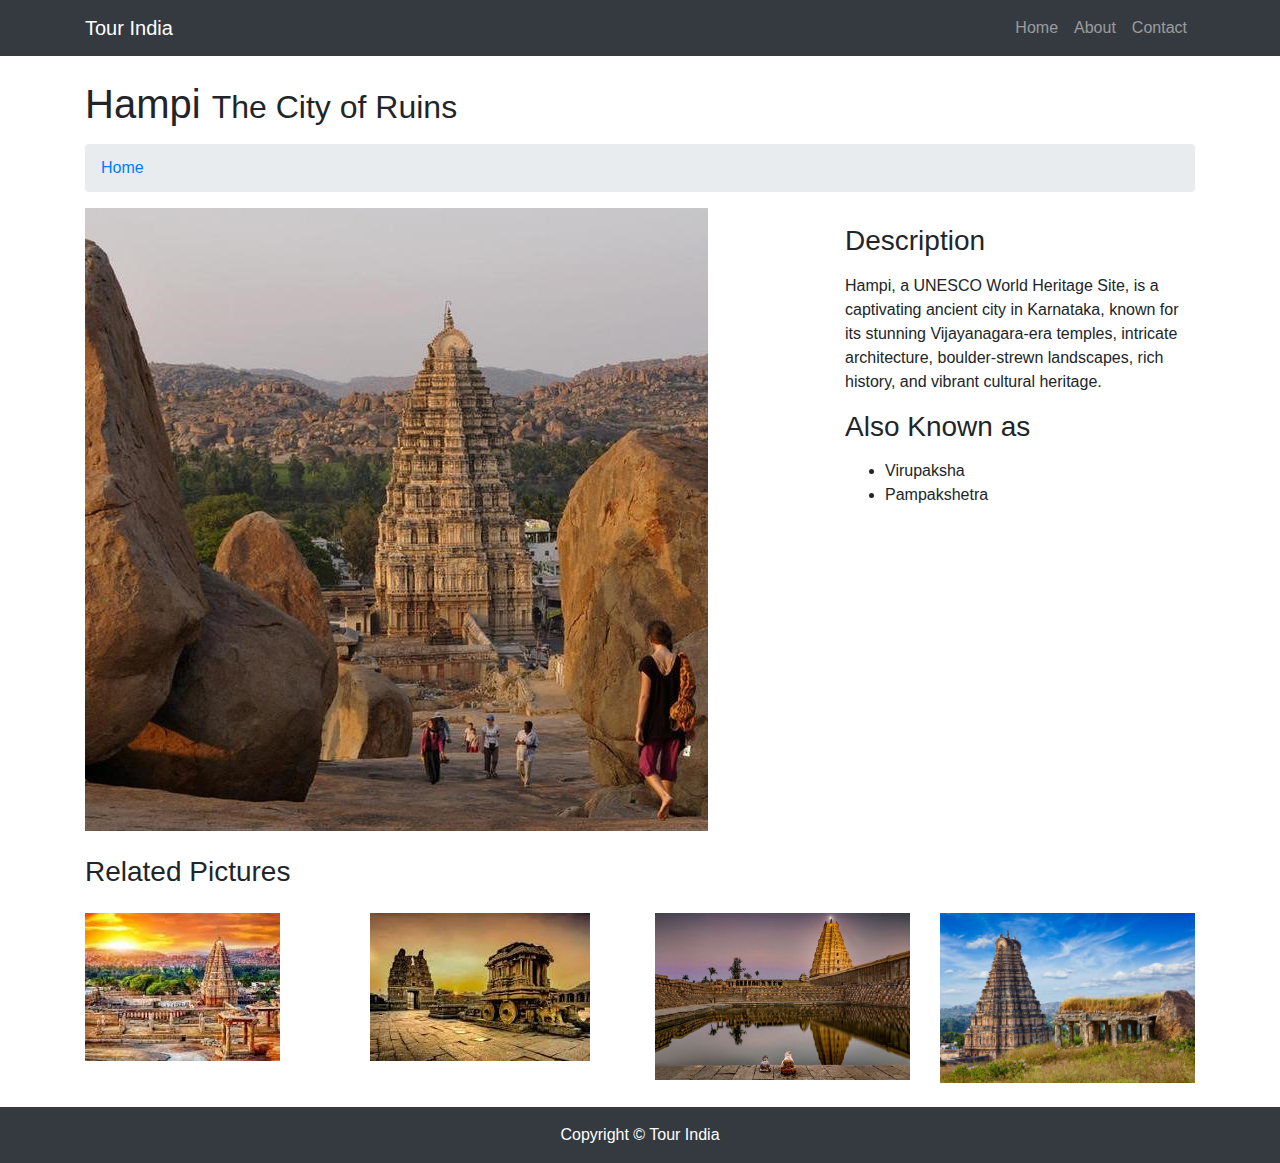
<file: Pages-inside/Hampi-info.html>
<!DOCTYPE html>
<html lang="en">

<head>

  <meta charset="utf-8">
  <meta name="viewport" content="width=device-width, initial-scale=1, shrink-to-fit=no">
  <meta name="description" content="">
  <meta name="author" content="">

  <title>Tour India</title>

  <!-- Bootstrap core CSS -->
  <link href="vendor/bootstrap/css/bootstrap.min.css" rel="stylesheet">

  <!-- Custom styles for this template -->
  <link href="css/goldentemple.css" rel="stylesheet">

</head>

<body>

  <!-- Navigation -->
  <nav class="navbar fixed-top navbar-expand-lg navbar-dark bg-dark fixed-top">
    <div class="container">
      <a class="navbar-brand" href="index.html">Tour India</a>
      <button class="navbar-toggler navbar-toggler-right" type="button" data-toggle="collapse" data-target="#navbarResponsive" aria-controls="navbarResponsive" aria-expanded="false" aria-label="Toggle navigation">
        <span class="navbar-toggler-icon"></span>
      </button>
      <div class="collapse navbar-collapse" id="navbarResponsive">
        <ul class="navbar-nav ml-auto">
          <li class="nav-item">
            <a class="nav-link" href="about.html">Home</a>
          </li>
          <li class="nav-item">
            <a class="nav-link" href="about.html">About</a>
          </li>
          <li class="nav-item">
            <a class="nav-link" href="contact.html">Contact</a>
          </li>
        </ul>
      </div>
    </div>
  </nav>

  <!-- Page Content -->
  <div class="container">

    <!-- Page Heading/Breadcrumbs -->
    <h1 class="mt-4 mb-3">Hampi
      <small>The City of Ruins</small>
    </h1>

    <ol class="breadcrumb">
      <li class="breadcrumb-item">
        <a href="index.html">Home</a>
      </li>
    </ol>

    <!-- Portfolio Item Row -->
    <div class="row">

      <div class="col-md-8">
        <img class="img-fluid" src="./img/p3.jpg" alt="">
      </div>

      <div class="col-md-4">
        <h3 class="my-3">Description</h3>
        <p>Hampi, a UNESCO World Heritage Site, is a captivating ancient city in Karnataka, known for its stunning Vijayanagara-era temples, intricate architecture, boulder-strewn landscapes, rich history, and vibrant cultural heritage.</p>
        <h3 class="my-3">Also Known as</h3>
        <ul>
          <li>Virupaksha</li>
          <li>Pampakshetra</li>
        </ul>
      </div>

    </div>
    <!-- /.row -->

    <!-- Related Projects Row -->
    <h3 class="my-4">Related Pictures</h3>

    <div class="row">

      <div class="col-md-3 col-sm-6 mb-4">
        <a href="#">
          <img class="img-fluid" src="./img/Hampi 1.jpg" alt="">
        </a>
      </div>

      <div class="col-md-3 col-sm-6 mb-4">
        <a href="#">
          <img class="img-fluid" src="./img/Hampi 2.jpg" alt="">
        </a>
      </div>

      <div class="col-md-3 col-sm-6 mb-4">
        <a href="#">
          <img class="img-fluid" src="./img/Hampi 3.jpg" alt="">
        </a>
      </div>

      <div class="col-md-3 col-sm-6 mb-4">
        <a href="#">
          <img class="img-fluid" src="./img/Hampi 4.jpg" alt="">
        </a>
      </div>

    </div>
    <!-- /.row -->

  </div>
  <!-- /.container -->

  <!-- Footer -->
  <footer class="py-3 bg-dark">
    <div class="container">
      <p class="m-0 text-center text-white">Copyright &copy; Tour India</p>
    </div>
    <!-- /.container -->
  </footer>

  <!-- Bootstrap core JavaScript -->
  <script src="vendor/jquery/jquery.min.js"></script>
  <script src="vendor/bootstrap/js/bootstrap.bundle.min.js"></script>

</body>

</html>
</file>
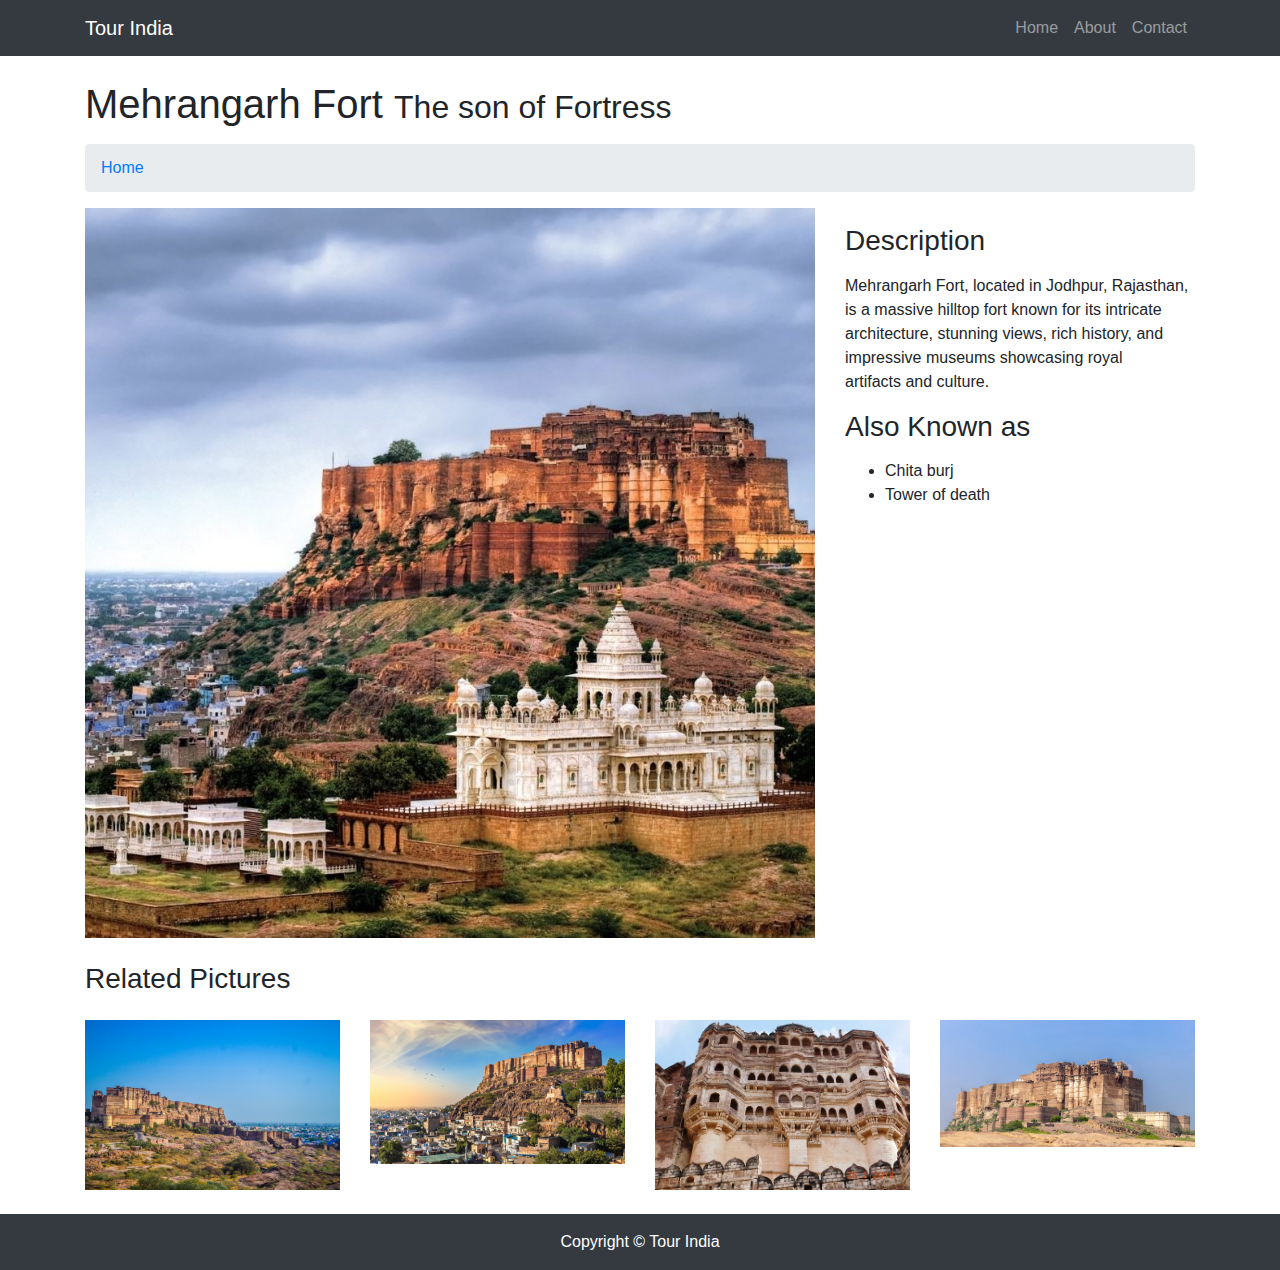
<file: Pages-inside/MehrangarhFort-info.html>
<!DOCTYPE html>
<html lang="en">

<head>

  <meta charset="utf-8">
  <meta name="viewport" content="width=device-width, initial-scale=1, shrink-to-fit=no">
  <meta name="description" content="">
  <meta name="author" content="">

  <title>Tour India</title>

  <!-- Bootstrap core CSS -->
  <link href="vendor/bootstrap/css/bootstrap.min.css" rel="stylesheet">

  <!-- Custom styles for this template -->
  <link href="css/goldentemple.css" rel="stylesheet">

</head>

<body>

  <!-- Navigation -->
  <nav class="navbar fixed-top navbar-expand-lg navbar-dark bg-dark fixed-top">
    <div class="container">
      <a class="navbar-brand" href="index.html">Tour India</a>
      <button class="navbar-toggler navbar-toggler-right" type="button" data-toggle="collapse" data-target="#navbarResponsive" aria-controls="navbarResponsive" aria-expanded="false" aria-label="Toggle navigation">
        <span class="navbar-toggler-icon"></span>
      </button>
      <div class="collapse navbar-collapse" id="navbarResponsive">
        <ul class="navbar-nav ml-auto">
          <li class="nav-item">
            <a class="nav-link" href="about.html">Home</a>
          </li>
          <li class="nav-item">
            <a class="nav-link" href="about.html">About</a>
          </li>
          <li class="nav-item">
            <a class="nav-link" href="contact.html">Contact</a>
          </li>
        </ul>
      </div>
    </div>
  </nav>

  <!-- Page Content -->
  <div class="container">

    <!-- Page Heading/Breadcrumbs -->
    <h1 class="mt-4 mb-3">Mehrangarh Fort
      <small>The son of Fortress</small>
    </h1>

    <ol class="breadcrumb">
      <li class="breadcrumb-item">
        <a href="index.html">Home</a>
      </li>
    </ol>

    <!-- Portfolio Item Row -->
    <div class="row">

      <div class="col-md-8">
        <img class="img-fluid" src="./img/p4.jpg" alt="">
      </div>

      <div class="col-md-4">
        <h3 class="my-3">Description</h3>
        <p>Mehrangarh Fort, located in Jodhpur, Rajasthan, is a massive hilltop fort known for its intricate architecture, stunning views, rich history, and impressive museums showcasing royal artifacts and culture.</p>
        <h3 class="my-3">Also Known as</h3>
        <ul>
          <li>Chita burj</li>
          <li>Tower of death</li>
        </ul>
      </div>

    </div>
    <!-- /.row -->

    <!-- Related Projects Row -->
    <h3 class="my-4">Related Pictures</h3>

    <div class="row">

      <div class="col-md-3 col-sm-6 mb-4">
        <a href="#">
          <img class="img-fluid" src="./img/Mehrangarh Fort 1.jpg" alt="">
        </a>
      </div>

      <div class="col-md-3 col-sm-6 mb-4">
        <a href="#">
          <img class="img-fluid" src="./img/Mehrangarh Fort 2.jpg" alt="">
        </a>
      </div>

      <div class="col-md-3 col-sm-6 mb-4">
        <a href="#">
          <img class="img-fluid" src="./img/Mehrangarh Fort 3.jpg" alt="">
        </a>
      </div>

      <div class="col-md-3 col-sm-6 mb-4">
        <a href="#">
          <img class="img-fluid" src="./img/Mehrangarh Fort 4.jpg" alt="">
        </a>
      </div>

    </div>
    <!-- /.row -->

  </div>
  <!-- /.container -->

  <!-- Footer -->
  <footer class="py-3 bg-dark">
    <div class="container">
      <p class="m-0 text-center text-white">Copyright &copy; Tour India</p>
    </div>
    <!-- /.container -->
  </footer>

  <!-- Bootstrap core JavaScript -->
  <script src="vendor/jquery/jquery.min.js"></script>
  <script src="vendor/bootstrap/js/bootstrap.bundle.min.js"></script>

</body>

</html>
</file>
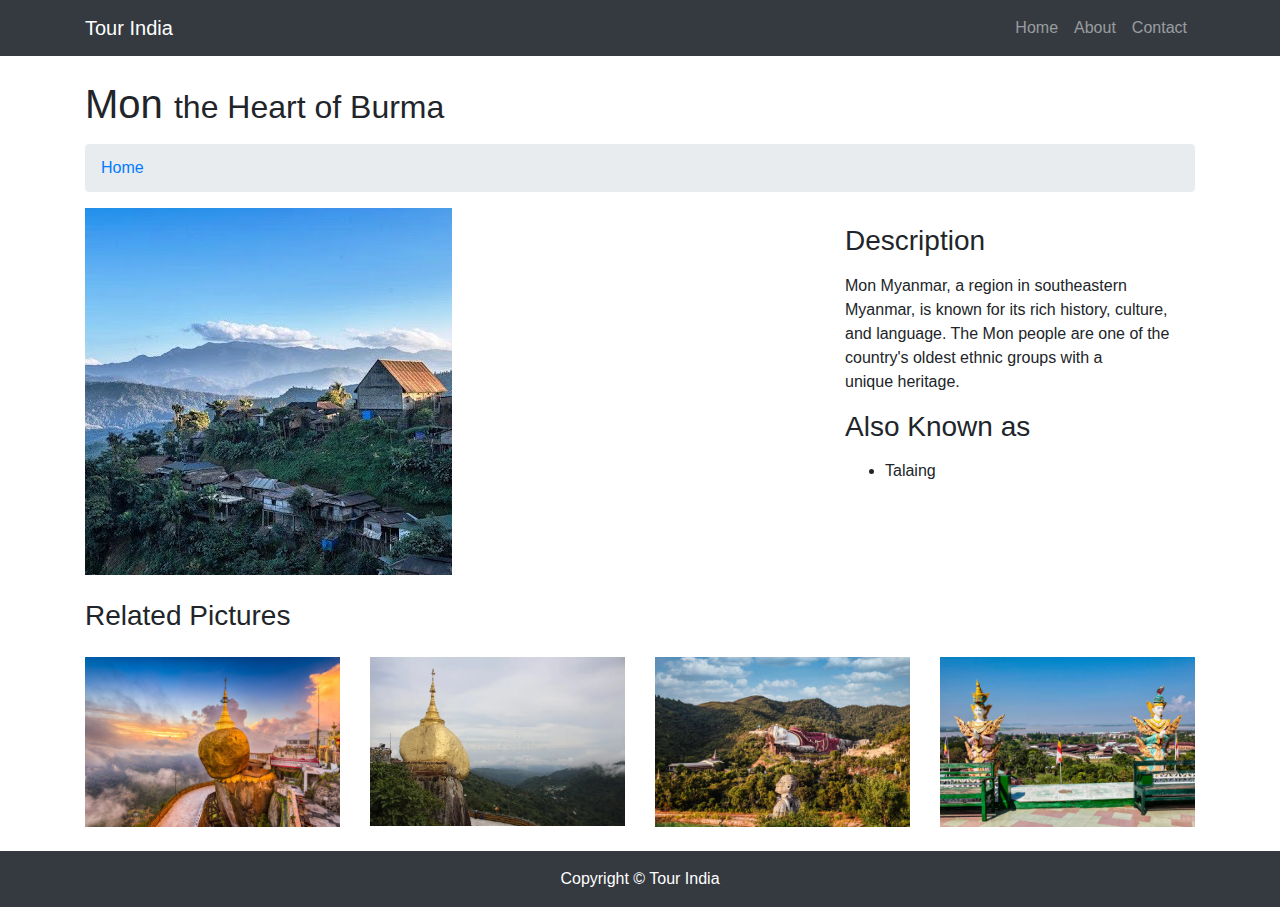
<file: Pages-inside/Mon-info.html>
<!DOCTYPE html>
<html lang="en">

<head>

  <meta charset="utf-8">
  <meta name="viewport" content="width=device-width, initial-scale=1, shrink-to-fit=no">
  <meta name="description" content="">
  <meta name="author" content="">

  <title>Tour India</title>

  <!-- Bootstrap core CSS -->
  <link href="vendor/bootstrap/css/bootstrap.min.css" rel="stylesheet">

  <!-- Custom styles for this template -->
  <link href="css/goldentemple.css" rel="stylesheet">

</head>

<body>

  <!-- Navigation -->
  <nav class="navbar fixed-top navbar-expand-lg navbar-dark bg-dark fixed-top">
    <div class="container">
      <a class="navbar-brand" href="index.html">Tour India</a>
      <button class="navbar-toggler navbar-toggler-right" type="button" data-toggle="collapse" data-target="#navbarResponsive" aria-controls="navbarResponsive" aria-expanded="false" aria-label="Toggle navigation">
        <span class="navbar-toggler-icon"></span>
      </button>
      <div class="collapse navbar-collapse" id="navbarResponsive">
        <ul class="navbar-nav ml-auto">
          <li class="nav-item">
            <a class="nav-link" href="about.html">Home</a>
          </li>
          <li class="nav-item">
            <a class="nav-link" href="about.html">About</a>
          </li>
          <li class="nav-item">
            <a class="nav-link" href="contact.html">Contact</a>
          </li>
        </ul>
      </div>
    </div>
  </nav>

  <!-- Page Content -->
  <div class="container">

    <!-- Page Heading/Breadcrumbs -->
    <h1 class="mt-4 mb-3">Mon
      <small>the Heart of Burma</small>
    </h1>

    <ol class="breadcrumb">
      <li class="breadcrumb-item">
        <a href="index.html">Home</a>
      </li>
    </ol>

    <!-- Portfolio Item Row -->
    <div class="row">

      <div class="col-md-8">
        <img class="img-fluid" src="./img/p8.jpg" alt="">
      </div>

      <div class="col-md-4">
        <h3 class="my-3">Description</h3>
        <p>Mon Myanmar, a region in southeastern Myanmar, is known for its rich history, culture, and language. The Mon people are one of the country's oldest ethnic groups with a unique heritage.</p>
        <h3 class="my-3">Also Known as</h3>
        <ul>
          <li>Talaing</li>
        </ul>
      </div>

    </div>
    <!-- /.row -->

    <!-- Related Projects Row -->
    <h3 class="my-4">Related Pictures</h3>

    <div class="row">

      <div class="col-md-3 col-sm-6 mb-4">
        <a href="#">
          <img class="img-fluid" src="./img/Mon 1.jpg" alt="">
        </a>
      </div>

      <div class="col-md-3 col-sm-6 mb-4">
        <a href="#">
          <img class="img-fluid" src="./img/Mon 2.webp" alt="">
        </a>
      </div>

      <div class="col-md-3 col-sm-6 mb-4">
        <a href="#">
          <img class="img-fluid" src="./img/Mon 3.jpg" alt="">
        </a>
      </div>

      <div class="col-md-3 col-sm-6 mb-4">
        <a href="#">
          <img class="img-fluid" src="./img/Mon 4.jpg" alt="">
        </a>
      </div>

    </div>
    <!-- /.row -->

  </div>
  <!-- /.container -->

  <!-- Footer -->
  <footer class="py-3 bg-dark">
    <div class="container">
      <p class="m-0 text-center text-white">Copyright &copy; Tour India</p>
    </div>
    <!-- /.container -->
  </footer>

  <!-- Bootstrap core JavaScript -->
  <script src="vendor/jquery/jquery.min.js"></script>
  <script src="vendor/bootstrap/js/bootstrap.bundle.min.js"></script>

</body>

</html>
</file>
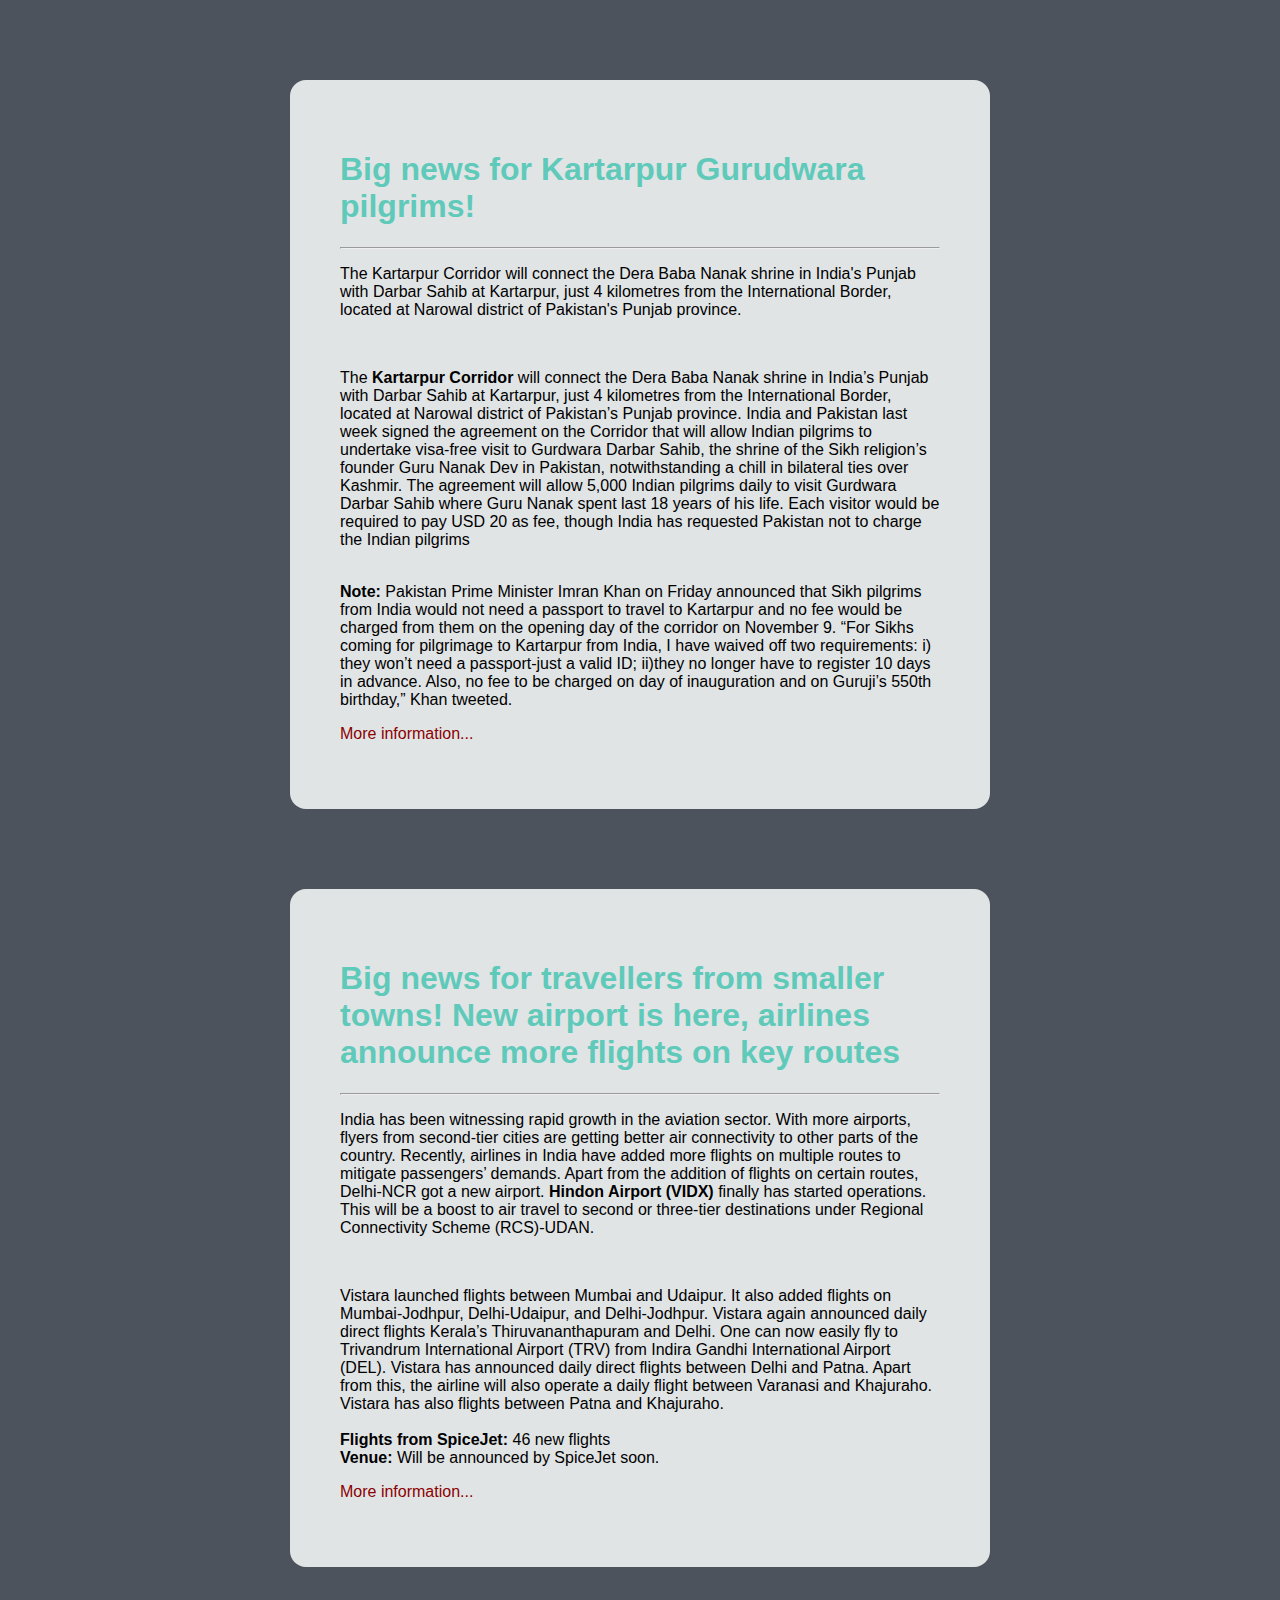
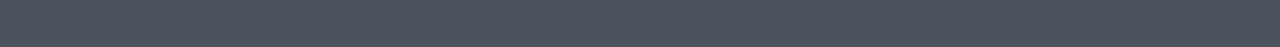
<file: Pages-inside/Recent-Announcement.html>
<!doctype html>
<html>
<head>
    <title>ANNOUNCEMENT</title>
    <style type="text/css">
        .cool
        {
            color: #5fcaba;
        }
    body {
        background-color: #4c535d;
        margin: 0;
        padding: 0;
        font-family: "Open Sans", "Helvetica Neue", sans-serif;     
    }
    div {
        width: 600px;
        margin: 5em auto;
        padding: 50px;
        background-color: #e1e4e5;
        border-radius: 1em;
    }
    a:link, a:visited {
        color: darkred;
        text-decoration: none;
    }
    @media (max-width: 700px) {
        body {
            background-color: #fff;
        }
        div {
            width: auto;
            margin: 0 auto;
            border-radius: 0;
            padding: 1em;
        }
    }
    </style>    
</head>

<body>
<div>
    <h1 class="cool"> Big news for Kartarpur Gurudwara pilgrims!  </h1><hr>
    <p>The Kartarpur Corridor will connect the Dera Baba Nanak shrine in India's Punjab with Darbar Sahib at Kartarpur, just 4 kilometres from the International Border, located at Narowal district of Pakistan's Punjab province. </p><br>

<p>The <strong>Kartarpur Corridor</strong> will connect the Dera Baba Nanak shrine in India’s Punjab with Darbar Sahib at Kartarpur, just 4 kilometres from the International Border, located at Narowal district of Pakistan’s Punjab province. India and Pakistan last week signed the agreement on the Corridor that will allow Indian pilgrims to undertake visa-free visit to Gurdwara Darbar Sahib, the shrine of the Sikh religion’s founder Guru Nanak Dev in Pakistan, notwithstanding a chill in bilateral ties over Kashmir.

The agreement will allow 5,000 Indian pilgrims daily to visit Gurdwara Darbar Sahib where Guru Nanak spent last 18 years of his life. Each visitor would be required to pay USD 20 as fee, though India has requested Pakistan not to charge the Indian pilgrims</p><br>

<strong>Note:</strong> Pakistan Prime Minister Imran Khan on Friday announced that Sikh pilgrims from India would not need a passport to travel to Kartarpur and no fee would be charged from them on the opening day of the corridor on November 9. “For Sikhs coming for pilgrimage to Kartarpur from India, I have waived off two requirements: i) they won’t need a passport-just a valid ID; ii)they no longer have to register 10 days in advance. Also, no fee to be charged on day of inauguration and on Guruji’s 550th birthday,” Khan tweeted.<br>

    <p><a href=" ">More information...</a></p>
</div>
      
    <div>
    <h1 class="cool"> Big news for travellers from smaller towns! New airport is here, airlines announce more flights on key routes  </h1><hr>
    <p>India has been witnessing rapid growth in the aviation sector. With more airports, flyers from second-tier cities are getting better air connectivity to other parts of the country. Recently, airlines in India have added more flights on multiple routes to mitigate passengers’ demands. Apart from the addition of flights on certain routes, Delhi-NCR got a new airport. <strong>Hindon Airport (VIDX)</strong> finally has started operations. This will be a boost to air travel to second or three-tier destinations under Regional Connectivity Scheme (RCS)-UDAN.</p><br> 

 
<p>
Vistara launched flights between Mumbai and Udaipur. It also added flights on Mumbai-Jodhpur, Delhi-Udaipur, and Delhi-Jodhpur. Vistara again announced daily direct flights Kerala’s Thiruvananthapuram and Delhi. One can now easily fly to Trivandrum International Airport (TRV) from Indira Gandhi International Airport (DEL). Vistara has announced daily direct flights between Delhi and Patna. Apart from this, the airline will also operate a daily flight between Varanasi and Khajuraho. Vistara has also flights between Patna and Khajuraho.  
<br> <br> 
 

<strong>Flights from SpiceJet:</strong>  46 new flights<br> 
<strong>Venue: </strong>Will be announced by SpiceJet soon.<br> 
 

    <p><a href=" ">More information...</a></p>
</div>  
    
        
    
</body>
</html>
</file>
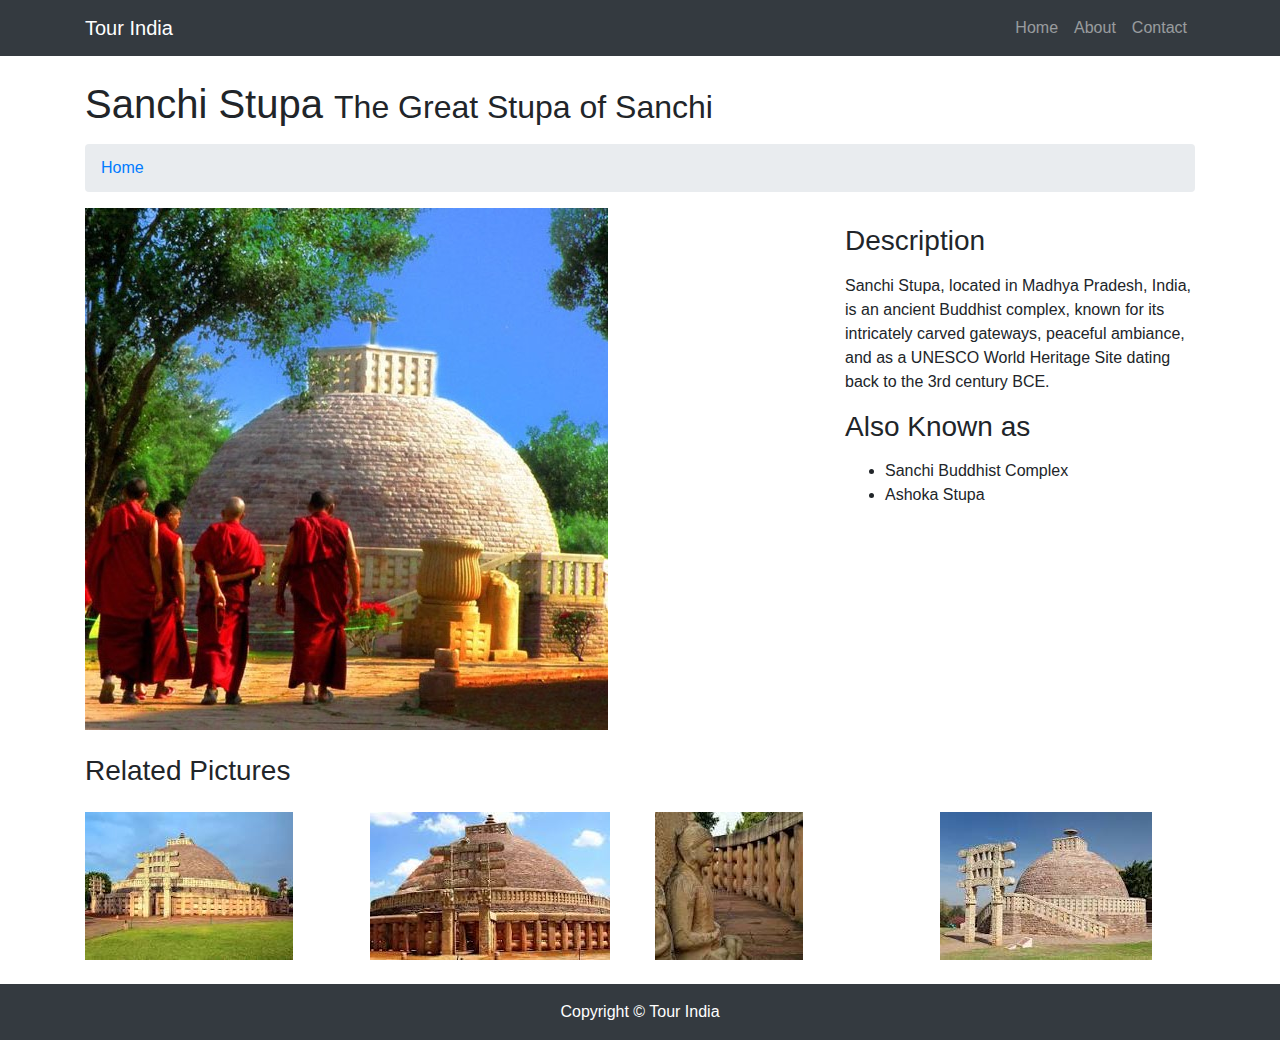
<file: Pages-inside/sanchiStupa-info.html>
<!DOCTYPE html>
<html lang="en">

<head>

  <meta charset="utf-8">
  <meta name="viewport" content="width=device-width, initial-scale=1, shrink-to-fit=no">
  <meta name="description" content="">
  <meta name="author" content="">

  <title>Tour India</title>

  <!-- Bootstrap core CSS -->
  <link href="vendor/bootstrap/css/bootstrap.min.css" rel="stylesheet">

  <!-- Custom styles for this template -->
  <link href="css/goldentemple.css" rel="stylesheet">

</head>

<body>

  <!-- Navigation -->
  <nav class="navbar fixed-top navbar-expand-lg navbar-dark bg-dark fixed-top">
    <div class="container">
      <a class="navbar-brand" href="index.html">Tour India</a>
      <button class="navbar-toggler navbar-toggler-right" type="button" data-toggle="collapse" data-target="#navbarResponsive" aria-controls="navbarResponsive" aria-expanded="false" aria-label="Toggle navigation">
        <span class="navbar-toggler-icon"></span>
      </button>
      <div class="collapse navbar-collapse" id="navbarResponsive">
        <ul class="navbar-nav ml-auto">
          <li class="nav-item">
            <a class="nav-link" href="about.html">Home</a>
          </li>
          <li class="nav-item">
            <a class="nav-link" href="about.html">About</a>
          </li>
          <li class="nav-item">
            <a class="nav-link" href="contact.html">Contact</a>
          </li>
        </ul>
      </div>
    </div>
  </nav>

  <!-- Page Content -->
  <div class="container">

    <!-- Page Heading/Breadcrumbs -->
    <h1 class="mt-4 mb-3">Sanchi Stupa
      <small>The Great Stupa of Sanchi</small>
    </h1>

    <ol class="breadcrumb">
      <li class="breadcrumb-item">
        <a href="index.html">Home</a>
      </li>
    </ol>

    <!-- Portfolio Item Row -->
    <div class="row">

      <div class="col-md-8">
        <img class="img-fluid" src="./img/p6.jpg" alt="">
      </div>

      <div class="col-md-4">
        <h3 class="my-3">Description</h3>
        <p>Sanchi Stupa, located in Madhya Pradesh, India, is an ancient Buddhist complex, known for its intricately carved gateways, peaceful ambiance, and as a UNESCO World Heritage Site dating back to the 3rd century BCE.</p>
        <h3 class="my-3">Also Known as</h3>
        <ul>
          <li>Sanchi Buddhist Complex</li>
          <li>Ashoka Stupa</li>
        </ul>
      </div>

    </div>
    <!-- /.row -->

    <!-- Related Projects Row -->
    <h3 class="my-4">Related Pictures</h3>

    <div class="row">

      <div class="col-md-3 col-sm-6 mb-4">
        <a href="#">
          <img class="img-fluid" src="./img/sanchi 1.jpg" alt="">
        </a>
      </div>

      <div class="col-md-3 col-sm-6 mb-4">
        <a href="#">
          <img class="img-fluid" src="./img/sanchi 2.jpg" alt="">
        </a>
      </div>

      <div class="col-md-3 col-sm-6 mb-4">
        <a href="#">
          <img class="img-fluid" src="./img/sanchi 3.jpg" alt="">
        </a>
      </div>

      <div class="col-md-3 col-sm-6 mb-4">
        <a href="#">
          <img class="img-fluid" src="./img/sanchi 4.jpg" alt="">
        </a>
      </div>

    </div>
    <!-- /.row -->

  </div>
  <!-- /.container -->

  <!-- Footer -->
  <footer class="py-3 bg-dark">
    <div class="container">
      <p class="m-0 text-center text-white">Copyright &copy; Tour India</p>
    </div>
    <!-- /.container -->
  </footer>

  <!-- Bootstrap core JavaScript -->
  <script src="vendor/jquery/jquery.min.js"></script>
  <script src="vendor/bootstrap/js/bootstrap.bundle.min.js"></script>

</body>

</html>
</file>
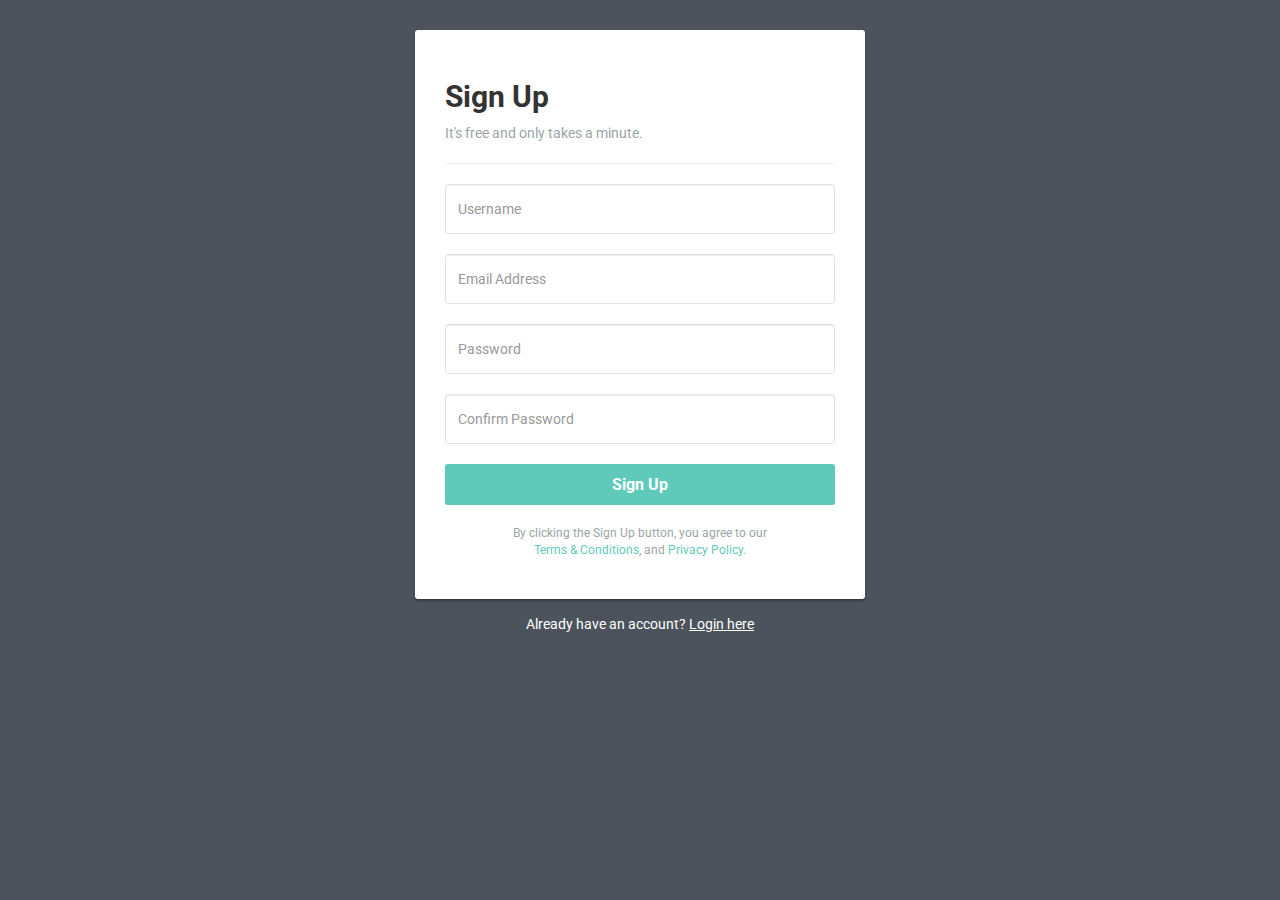
<file: Pages-inside/SignUp.html>
<!DOCTYPE html>
<html lang="en">
<head>
<meta charset="utf-8">
<meta http-equiv="X-UA-Compatible" content="IE=edge">
<meta name="viewport" content="width=device-width, initial-scale=1">
<link href="https://fonts.googleapis.com/css?family=Roboto:400,700" rel="stylesheet">
<title>Tour India Sign up Form</title>
<link rel="stylesheet" href="https://maxcdn.bootstrapcdn.com/bootstrap/3.3.7/css/bootstrap.min.css">
<script src="./vendor/jquery/jquery.min.js"></script>
<script src="https://maxcdn.bootstrapcdn.com/bootstrap/3.3.7/js/bootstrap.min.js"></script> 
<style type="text/css">
	body {
		color: #fff;
		background: #4c535d;
		font-family: 'Roboto', sans-serif;
	}
    .form-control {
        min-height: 50px;
		border-color: #e1e4e5;
	}
    .form-control, .btn {        
        border-radius: 3px;
    }    
	.signup-form {
		width: 450px;
		margin: 0 auto;
		padding: 30px 0;
	}	
    .signup-form form {
		color: #9ba5a8;
		border-radius: 3px;
    	margin-bottom: 15px;
        background: #fff;
        box-shadow: 0px 2px 2px rgba(0, 0, 0, 0.3);
        padding: 30px;
    }
	.signup-form h2 {
		color: #333;
		font-weight: bold;   
    }
	.signup-form .form-group {
		margin-bottom: 20px;
	}
    .signup-form .btn {        
        font-size: 16px;
        font-weight: bold;
		background: #5fcaba;
		border: none;
		min-width: 140px;
    }
	.signup-form .btn:hover, .signup-form .btn:focus {
		background: #3fc0ad;
	}
	.signup-form a {
		color: #fff;
		text-decoration: underline;
	}
	.signup-form form a {
		color: #5fcaba;
		text-decoration: none;
	}	
	.signup-form form a:hover {
		text-decoration: underline;
	}
</style>
</head>
<body>
<div class="signup-form">
    <form action="" method="post">
		<h2>Sign Up</h2>
		<p>It's free and only takes a minute.</p>
		<hr>
        <div class="form-group">
        	<input type="text" class="form-control" name="username" placeholder="Username" required="required">
        </div>
        <div class="form-group">
        	<input type="email" class="form-control" name="email" placeholder="Email Address" required="required">
        </div>
		<div class="form-group">
            <input type="password" class="form-control" name="password" placeholder="Password" required="required">
        </div>
		<div class="form-group">
            <input type="password" class="form-control" name="confirm_password" placeholder="Confirm Password" required="required">
        </div>
		<div class="form-group">
            <button type="submit" class="btn btn-primary btn-block btn-lg">Sign Up</button>
        </div>
		<p class="small text-center">By clicking the Sign Up button, you agree to our <br><a href="#">Terms &amp; Conditions</a>, and <a href="#">Privacy Policy</a>.</p>
    </form>
	<div class="text-center">Already have an account? <a href="#">Login here</a></div>
</div>
</body>
</html>
</file>
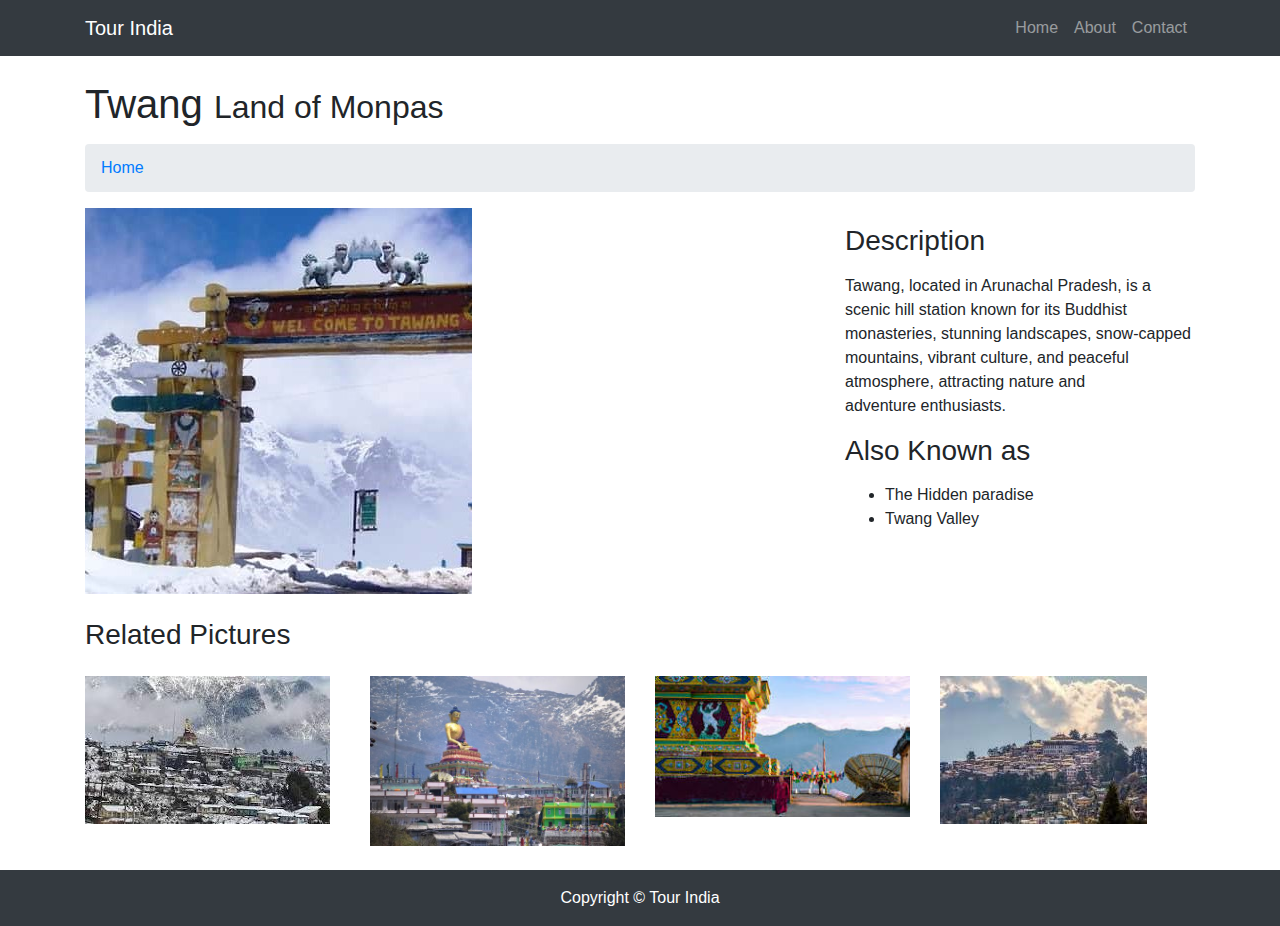
<file: Pages-inside/Twang-info.html>
<!DOCTYPE html>
<html lang="en">

<head>

  <meta charset="utf-8">
  <meta name="viewport" content="width=device-width, initial-scale=1, shrink-to-fit=no">
  <meta name="description" content="">
  <meta name="author" content="">

  <title>Tour India</title>

  <!-- Bootstrap core CSS -->
  <link href="vendor/bootstrap/css/bootstrap.min.css" rel="stylesheet">

  <!-- Custom styles for this template -->
  <link href="css/goldentemple.css" rel="stylesheet">

</head>

<body>

  <!-- Navigation -->
  <nav class="navbar fixed-top navbar-expand-lg navbar-dark bg-dark fixed-top">
    <div class="container">
      <a class="navbar-brand" href="index.html">Tour India</a>
      <button class="navbar-toggler navbar-toggler-right" type="button" data-toggle="collapse" data-target="#navbarResponsive" aria-controls="navbarResponsive" aria-expanded="false" aria-label="Toggle navigation">
        <span class="navbar-toggler-icon"></span>
      </button>
      <div class="collapse navbar-collapse" id="navbarResponsive">
        <ul class="navbar-nav ml-auto">
          <li class="nav-item">
            <a class="nav-link" href="about.html">Home</a>
          </li>
          <li class="nav-item">
            <a class="nav-link" href="about.html">About</a>
          </li>
          <li class="nav-item">
            <a class="nav-link" href="contact.html">Contact</a>
          </li>
        </ul>
      </div>
    </div>
  </nav>

  <!-- Page Content -->
  <div class="container">

    <!-- Page Heading/Breadcrumbs -->
    <h1 class="mt-4 mb-3">Twang
      <small>Land of Monpas</small>
    </h1>

    <ol class="breadcrumb">
      <li class="breadcrumb-item">
        <a href="index.html">Home</a>
      </li>
    </ol>

    <!-- Portfolio Item Row -->
    <div class="row">

      <div class="col-md-8">
        <img class="img-fluid" src="./img/p9.jpg" alt="">
      </div>

      <div class="col-md-4">
        <h3 class="my-3">Description</h3>
        <p>Tawang, located in Arunachal Pradesh, is a scenic hill station known for its Buddhist monasteries, stunning landscapes, snow-capped mountains, vibrant culture, and peaceful atmosphere, attracting nature and adventure enthusiasts. </p>
        <h3 class="my-3">Also Known as</h3>
        <ul>
          <li>The Hidden paradise</li>
          <li>Twang Valley</li>
        </ul>
      </div>

    </div>
    <!-- /.row -->

    <!-- Related Projects Row -->
    <h3 class="my-4">Related Pictures</h3>

    <div class="row">

      <div class="col-md-3 col-sm-6 mb-4">
        <a href="#">
          <img class="img-fluid" src="./img/twang 4.jpg" alt="">
        </a>
      </div>

      <div class="col-md-3 col-sm-6 mb-4">
        <a href="#">
          <img class="img-fluid" src="./img/tawang 1.jpg" alt="">
        </a>
      </div>

      <div class="col-md-3 col-sm-6 mb-4">
        <a href="#">
          <img class="img-fluid" src="./img/tawang 2.jpg" alt="">
        </a>
      </div>

      <div class="col-md-3 col-sm-6 mb-4">
        <a href="#">
          <img class="img-fluid" src="./img/tawang 3.jpg" alt="">
        </a>
      </div>

    </div>
    <!-- /.row -->

  </div>
  <!-- /.container -->

  <!-- Footer -->
  <footer class="py-3 bg-dark">
    <div class="container">
      <p class="m-0 text-center text-white">Copyright &copy; Tour India</p>
    </div>
    <!-- /.container -->
  </footer>

  <!-- Bootstrap core JavaScript -->
  <script src="vendor/jquery/jquery.min.js"></script>
  <script src="vendor/bootstrap/js/bootstrap.bundle.min.js"></script>

</body>

</html>
</file>
<file: Pages-inside/css/scrolling-nav.css>
header {
  padding: 156px 0 100px;
}

section {
  padding: 150px 0;
}
</file>
<file: Pages-inside/css/goldentemple.css>
/*!
 * Start Bootstrap - Modern Business (https://startbootstrap.com/template-overviews/modern-business)
 * Copyright 2013-2019 Start Bootstrap
 * Licensed under MIT (https://github.com/BlackrockDigital/startbootstrap-logomodern-business-nav/blob/master/LICENSE)
 */
body {
  padding-top: 56px;
}

.carousel-item {
  height: 65vh;
  min-height: 300px;
  background: no-repeat center center scroll;
  -webkit-background-size: cover;
  -moz-background-size: cover;
  -o-background-size: cover;
  background-size: cover;
}

.portfolio-item {
  margin-bottom: 30px;
}
</file>
<file: Pages-inside/css/clean-blog.min.css>
*/body{font-size:20px;color:#212529;font-family:Lora,'Times New Roman',serif}p{line-height:1.5;margin:30px 0}p a{text-decoration:underline}h1,h2,h3,h4,h5,h6{font-weight:800;font-family:'Open Sans','Helvetica Neue',Helvetica,Arial,sans-serif}a{color:#212529;-webkit-transition:all .2s;transition:all .2s}a:focus,a:hover{color:#0085a1}blockquote{font-style:italic;color:#868e96}.section-heading{font-size:36px;font-weight:700;margin-top:60px}.caption{font-size:14px;font-style:italic;display:block;margin:0;padding:10px;text-align:center;border-bottom-right-radius:5px;border-bottom-left-radius:5px}::-moz-selection{color:#fff;background:#0085a1;text-shadow:none}::selection{color:#fff;background:#0085a1;text-shadow:none}img::-moz-selection{color:#fff;background:0 0}img::selection{color:#fff;background:0 0}img::-moz-selection{color:#fff;background:0 0}#mainNav{position:absolute;border-bottom:1px solid #e9ecef;background-color:#fff;font-family:'Open Sans','Helvetica Neue',Helvetica,Arial,sans-serif}#mainNav .navbar-brand{font-weight:800;color:#343a40}#mainNav .navbar-toggler{font-size:12px;font-weight:800;padding:13px;text-transform:uppercase;color:#343a40}#mainNav .navbar-nav>li.nav-item>a{font-size:12px;font-weight:800;letter-spacing:1px;text-transform:uppercase}@media only screen and (min-width:992px){#mainNav{border-bottom:1px solid transparent;background:0 0}#mainNav .navbar-brand{padding:10px 20px;color:#fff}#mainNav .navbar-brand:focus,#mainNav .navbar-brand:hover{color:rgba(255,255,255,.8)}#mainNav .navbar-nav>li.nav-item>a{padding:10px 20px;color:#fff}#mainNav .navbar-nav>li.nav-item>a:focus,#mainNav .navbar-nav>li.nav-item>a:hover{color:rgba(255,255,255,.8)}}@media only screen and (min-width:992px){#mainNav{-webkit-transition:background-color .2s;transition:background-color .2s;-webkit-transform:translate3d(0,0,0);transform:translate3d(0,0,0);-webkit-backface-visibility:hidden}#mainNav.is-fixed{position:fixed;top:-67px;-webkit-transition:-webkit-transform .2s;transition:-webkit-transform .2s;transition:transform .2s;transition:transform .2s,-webkit-transform .2s;border-bottom:1px solid #fff;background-color:rgba(255,255,255,.9)}#mainNav.is-fixed .navbar-brand{color:#212529}#mainNav.is-fixed .navbar-brand:focus,#mainNav.is-fixed .navbar-brand:hover{color:#0085a1}#mainNav.is-fixed .navbar-nav>li.nav-item>a{color:#212529}#mainNav.is-fixed .navbar-nav>li.nav-item>a:focus,#mainNav.is-fixed .navbar-nav>li.nav-item>a:hover{color:#0085a1}#mainNav.is-visible{-webkit-transform:translate3d(0,100%,0);transform:translate3d(0,100%,0)}}header.masthead{margin-bottom:50px;background:no-repeat center center;background-color:#868e96;background-attachment:scroll;position:relative;background-size:cover}header.masthead .overlay{position:absolute;top:0;left:0;height:100%;width:100%;background-color:#212529;opacity:.5}header.masthead .page-heading,header.masthead .post-heading,header.masthead .site-heading{padding:200px 0 150px;color:#fff}@media only screen and (min-width:768px){header.masthead .page-heading,header.masthead .post-heading,header.masthead .site-heading{padding:200px 0}}header.masthead .page-heading,header.masthead .site-heading{text-align:center}header.masthead .page-heading h1,header.masthead .site-heading h1{font-size:50px;margin-top:0}header.masthead .page-heading .subheading,header.masthead .site-heading .subheading{font-size:24px;font-weight:300;line-height:1.1;display:block;margin:10px 0 0;font-family:'Open Sans','Helvetica Neue',Helvetica,Arial,sans-serif}@media only screen and (min-width:768px){header.masthead .page-heading h1,header.masthead .site-heading h1{font-size:80px}}header.masthead .post-heading h1{font-size:35px}header.masthead .post-heading .meta,header.masthead .post-heading .subheading{line-height:1.1;display:block}header.masthead .post-heading .subheading{font-size:24px;font-weight:600;margin:10px 0 30px;font-family:'Open Sans','Helvetica Neue',Helvetica,Arial,sans-serif}header.masthead .post-heading .meta{font-size:20px;font-weight:300;font-style:italic;font-family:Lora,'Times New Roman',serif}header.masthead .post-heading .meta a{color:#fff}@media only screen and (min-width:768px){header.masthead .post-heading h1{font-size:55px}header.masthead .post-heading .subheading{font-size:30px}}.post-preview>a{color:#212529}.post-preview>a:focus,.post-preview>a:hover{text-decoration:none;color:#0085a1}.post-preview>a>.post-title{font-size:30px;margin-top:30px;margin-bottom:10px}.post-preview>a>.post-subtitle{font-weight:300;margin:0 0 10px}.post-preview>.post-meta{font-size:18px;font-style:italic;margin-top:0;color:#868e96}.post-preview>.post-meta>a{text-decoration:none;color:#212529}.post-preview>.post-meta>a:focus,.post-preview>.post-meta>a:hover{text-decoration:underline;color:#0085a1}@media only screen and (min-width:768px){.post-preview>a>.post-title{font-size:36px}}.floating-label-form-group{font-size:14px;position:relative;margin-bottom:0;padding-bottom:.5em;border-bottom:1px solid #dee2e6}.floating-label-form-group input,.floating-label-form-group textarea{font-size:1.5em;position:relative;z-index:1;padding:0;resize:none;border:none;border-radius:0;background:0 0;-webkit-box-shadow:none!important;box-shadow:none!important;font-family:Lora,'Times New Roman',serif}.floating-label-form-group input::-webkit-input-placeholder,.floating-label-form-group textarea::-webkit-input-placeholder{color:#868e96;font-family:Lora,'Times New Roman',serif}.floating-label-form-group label{font-size:.85em;line-height:1.764705882em;position:relative;z-index:0;top:2em;display:block;margin:0;-webkit-transition:top .3s ease,opacity .3s ease;transition:top .3s ease,opacity .3s ease;vertical-align:middle;vertical-align:baseline;opacity:0}.floating-label-form-group .help-block{margin:15px 0}.floating-label-form-group-with-value label{top:0;opacity:1}.floating-label-form-group-with-focus label{color:#0085a1}form .form-group:first-child .floating-label-form-group{border-top:1px solid #dee2e6}footer{padding:50px 0 65px}footer .list-inline{margin:0;padding:0}footer .copyright{font-size:14px;margin-bottom:0;text-align:center}.btn{font-size:14px;font-weight:800;padding:15px 25px;letter-spacing:1px;text-transform:uppercase;border-radius:0;font-family:'Open Sans','Helvetica Neue',Helvetica,Arial,sans-serif}.btn-primary{background-color:#0085a1;border-color:#0085a1}.btn-primary:active,.btn-primary:focus,.btn-primary:hover{color:#fff;background-color:#00657b!important;border-color:#00657b!important}.btn-lg{font-size:16px;padding:25px 35px}
</file>
